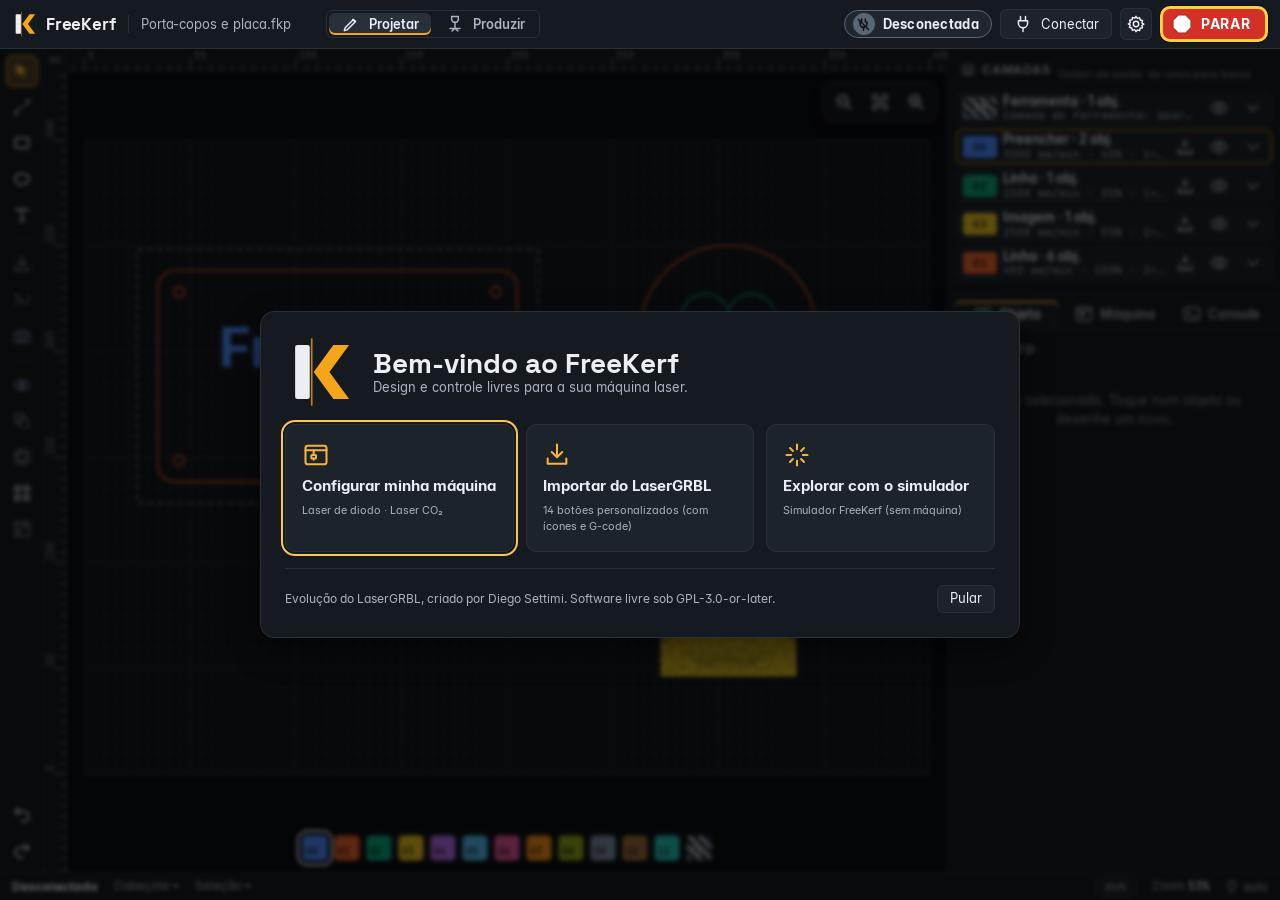
<file: prototypes/app/index.html>
<!doctype html>
<html lang="pt-BR" data-theme="dark" data-density="compact" data-mode="design">
<head>
<meta charset="utf-8">
<meta name="viewport" content="width=device-width, initial-scale=1, viewport-fit=cover">
<meta name="color-scheme" content="dark light">
<title>FreeKerf</title>
<link rel="icon" href="../../brand/icon/favicon.svg" type="image/svg+xml">
<link rel="icon" href="../../brand/icon/favicon.ico" sizes="16x16 32x32 48x48">
<link rel="stylesheet" href="../../assets/fonts/fonts.css">
<link rel="stylesheet" href="../../tokens/fk-tokens.css">
<link rel="stylesheet" href="app.css">
</head>
<body>
<a class="skip" href="#stage">Pular para o canvas</a>

<!-- ============ BARRA SUPERIOR (sempre visível) ============ -->
<header class="topbar" role="banner">
  <div class="brand" aria-label="FreeKerf">
    <svg class="brand-mark" viewBox="0 0 64 64" aria-hidden="true"><rect x="9" y="8" width="13" height="48" rx="2" fill="currentColor"/><path d="M43 8H57L39.5 32 57 56H43L25.5 32Z" fill="var(--fk-color-accent)"/><rect x="23" y="2" width="1.5" height="60" rx=".75" fill="var(--fk-color-accent)" opacity=".75"/></svg>
    <span class="brand-name">Free<b>Kerf</b></span>
  </div>
  <div class="file" title="">
    <span class="file-name" data-i18n="file.name"></span><span class="file-dirty" aria-hidden="true">•</span>
  </div>

  <div class="seg mode-switch" role="tablist" aria-label="Modo">
    <button role="tab" id="modeDesign" data-mode="design" data-icon="pen"><span data-i18n="mode.design"></span></button>
    <button role="tab" id="modeProduce" data-mode="produce" data-icon="laser"><span data-i18n="mode.produce"></span></button>
  </div>

  <div class="top-spacer"></div>

  <button class="state-chip" id="stateChip" data-state="offline" aria-live="polite">
    <span class="state-ico" aria-hidden="true"></span>
    <span class="state-label"></span>
  </button>
  <button class="btn" id="btnConnectTop" data-icon="plug"><span class="lbl" data-i18n="machine.connect"></span></button>
  <button class="icon-btn" id="btnSettings" data-icon="gear" data-i18n-title="settings.title" aria-haspopup="dialog"></button>

  <button class="estop" id="estop" data-i18n-title="estop.hint">
    <svg viewBox="0 0 24 24" aria-hidden="true"><path d="M8.3 2.5h7.4l5.8 5.8v7.4l-5.8 5.8H8.3l-5.8-5.8V8.3z"/></svg>
    <span data-i18n="estop"></span>
  </button>
</header>

<!-- ============ ÁREA PRINCIPAL ============ -->
<div class="main">
  <!-- trilho de ferramentas -->
  <nav class="toolrail" aria-label="Ferramentas" id="toolrail">
    <button class="tool" data-tool="select" data-icon="select" data-i18n-title="tool.select"></button>
    <button class="tool" data-tool="node" data-icon="node" data-i18n-title="tool.node" data-stub="tool.node"></button>
    <button class="tool" data-tool="rect" data-icon="rect" data-i18n-title="tool.rect"></button>
    <button class="tool" data-tool="ellipse" data-icon="ellipse" data-i18n-title="tool.ellipse"></button>
    <button class="tool" data-tool="text" data-icon="text" data-i18n-title="tool.text"></button>
    <hr>
    <button class="tool" data-icon="import" data-i18n-title="tool.import" data-stub="tool.import"></button>
    <button class="tool" data-icon="trace" data-i18n-title="tool.trace" data-stub="tool.trace"></button>
    <button class="tool" data-icon="camera" data-i18n-title="tool.camera" data-stub="tool.camera"></button>
    <hr>
    <button class="tool" data-icon="weld" data-i18n-title="tool.weld" data-stub="tool.weld"></button>
    <button class="tool" data-icon="subtract" data-i18n-title="tool.subtract" data-stub="tool.subtract"></button>
    <button class="tool" data-icon="offset" data-i18n-title="tool.offset" data-stub="tool.offset"></button>
    <button class="tool" data-act="array" data-icon="array" data-i18n-title="tool.array"></button>
    <button class="tool" data-icon="test" data-i18n-title="tool.test" data-stub="tool.test"></button>
    <div class="rail-spacer"></div>
    <button class="tool" data-act="undo" data-icon="undo" data-i18n-title="tool.undo"></button>
    <button class="tool" data-act="redo" data-icon="redo" data-i18n-title="tool.redo"></button>
  </nav>

  <!-- canvas -->
  <section class="stage" id="stage" aria-label="Canvas" tabindex="-1">
    <canvas id="cv" tabindex="0" aria-label="Área de trabalho da máquina. Use as setas para mover a seleção."></canvas>

    <div class="banner" id="banner" hidden role="alert">
      <span class="banner-ico" data-icon="warn"></span>
      <div class="banner-text"><strong id="bannerTitle"></strong><span id="bannerBody"></span></div>
      <div class="banner-actions">
        <button class="btn" id="bannerUnlock" data-icon="unlock"><span data-i18n="machine.unlock"></span></button>
        <button class="btn primary" id="bannerRecover" data-icon="repeat"><span data-i18n="recover.open"></span></button>
      </div>
    </div>

    <div class="readout" id="readout" aria-hidden="true">
      <div class="readout-pct">0%</div>
      <div class="readout-sub"></div>
    </div>

    <div class="canvas-tools" aria-label="Vista">
      <button class="icon-btn toggle" id="btnMulti" data-icon="multi" data-i18n-title="view.multi" aria-pressed="false"></button>
      <button class="icon-btn toggle" id="btnMarquee" data-icon="marquee" data-i18n-title="view.marquee" aria-pressed="false"></button>
      <span class="sep"></span>
      <button class="icon-btn" data-act="zoomOut" data-icon="zoomOut" data-i18n-title="view.zoomOut"></button>
      <button class="icon-btn" data-act="fit" data-icon="fit" data-i18n-title="view.fit"></button>
      <button class="icon-btn" data-act="zoomIn" data-icon="zoomIn" data-i18n-title="view.zoomIn"></button>
    </div>

    <div class="palette" id="palette" role="toolbar" data-i18n-aria="palette.hint"></div>
    <div class="narrow-note" data-i18n="mode.narrowNote"></div>
  </section>

  <!-- trilho de painéis (layout médio: abre drawers) -->
  <nav class="dockrail" id="dockrail" aria-label="Painéis">
    <button class="icon-btn" data-panel="layers" data-icon="layers" data-i18n-title="panel.layers"></button>
    <button class="icon-btn" data-panel="object" data-icon="sliders" data-i18n-title="panel.object"></button>
    <button class="icon-btn" data-panel="machine" data-icon="machine" data-i18n-title="panel.machine"></button>
    <button class="icon-btn" data-panel="console" data-icon="console" data-i18n-title="panel.console"></button>
  </nav>

  <!-- dock / drawer -->
  <aside class="dock" id="dock" aria-label="Painéis">
    <div class="dock-tabs" role="tablist">
      <button role="tab" data-panel="layers" data-icon="layers"><span data-i18n="panel.layers"></span></button>
      <button role="tab" data-panel="object" data-icon="sliders"><span data-i18n="panel.object"></span></button>
      <button role="tab" data-panel="machine" data-icon="machine"><span data-i18n="panel.machine"></span></button>
      <button role="tab" data-panel="console" data-icon="console"><span data-i18n="panel.console"></span></button>
      <button class="icon-btn dock-close" id="dockClose" data-icon="close" data-i18n-title="panel.close"></button>
    </div>

    <!-- Camadas -->
    <section class="panel" data-panel="layers" aria-labelledby="hLayers">
      <header class="panel-h"><h2 id="hLayers" data-icon="layers"><span data-i18n="panel.layers"></span></h2><span class="panel-sub" data-i18n="layers.order"></span></header>
      <div class="layer-list" id="layerList" role="list"></div>
    </section>

    <!-- Objeto -->
    <section class="panel" data-panel="object" aria-labelledby="hObj">
      <header class="panel-h"><h2 id="hObj" data-icon="sliders"><span data-i18n="panel.object"></span></h2><span class="panel-sub" id="objSub"></span></header>
      <div id="inspector" class="inspector"></div>
    </section>

    <!-- Máquina -->
    <section class="panel" data-panel="machine" aria-labelledby="hMac">
      <header class="panel-h"><h2 id="hMac" data-icon="machine"><span data-i18n="panel.machine"></span></h2></header>
      <div class="machine" id="machine">
        <div class="group conn">
          <div class="field-row">
            <label for="port" data-i18n="machine.port"></label>
            <select id="port">
              <option value="sim">Simulador FreeKerf</option>
              <option value="usb">/dev/ttyUSB0 — CH340 · 115200</option>
              <option value="wifi">192.168.0.42 — telnet</option>
            </select>
          </div>
          <button class="btn wide" id="btnConnect" data-icon="plug"><span class="lbl" data-i18n="machine.connect"></span></button>
          <p class="hint" id="connInfo"></p>
        </div>

        <div class="group job">
          <div class="job-head">
            <h3 data-i18n="machine.job"></h3>
            <span class="job-est"><span data-icon="clock"></span><span id="jobEst">—</span></span>
          </div>
          <div class="progress" id="progress" role="progressbar" aria-valuemin="0" aria-valuemax="100" aria-valuenow="0"><div class="bar"></div><span class="pct">0%</span></div>
          <dl class="job-stats">
            <div><dt data-i18n="machine.elapsed"></dt><dd id="jobElapsed">0:00</dd></div>
            <div><dt data-i18n="machine.remaining"></dt><dd id="jobRemain">—</dd></div>
            <div><dt data-i18n="machine.layerNow"></dt><dd id="jobLayer">—</dd></div>
          </dl>
          <p class="hint mono" id="jobLine"></p>
          <div class="job-actions">
            <button class="btn primary big" id="btnStart" data-icon="play"><span data-i18n="machine.start"></span></button>
            <button class="btn big" id="btnPause" data-icon="pause"><span data-i18n="machine.pause"></span></button>
            <button class="btn big danger-outline" id="btnStop" data-icon="stop"><span data-i18n="machine.stop"></span></button>
          </div>
          <button class="btn wide" id="btnFrame" data-icon="frame" data-i18n-title="machine.frameHint"><span data-i18n="machine.frame"></span></button>
        </div>

        <div class="group">
          <div class="field-row">
            <label for="jobOrigin" data-i18n="machine.jobOrigin"></label>
            <select id="jobOrigin">
              <option value="abs" data-i18n="machine.jobOrigin.abs"></option>
              <option value="current" data-i18n="machine.jobOrigin.current"></option>
              <option value="user" data-i18n="machine.jobOrigin.user"></option>
            </select>
          </div>
          <div class="field-row anchor-row" id="anchorRow">
            <label data-i18n="machine.anchor"></label>
            <div class="anchor" id="anchor" role="radiogroup"></div>
          </div>
        </div>

        <div class="group jog">
          <div class="dro" aria-live="off">
            <div><span>X</span><b id="droX">0.00</b></div>
            <div><span>Y</span><b id="droY">0.00</b></div>
          </div>
          <div class="jog-wrap">
            <div class="jogpad" id="jogpad">
              <button data-jog="-1,1" data-icon="upLeft" aria-label="↖"></button>
              <button data-jog="0,1" data-icon="up" data-i18n-title="jog.n"></button>
              <button data-jog="1,1" data-icon="upRight" aria-label="↗"></button>
              <button data-jog="-1,0" data-icon="left" data-i18n-title="jog.w"></button>
              <button data-jog="home" data-icon="home" data-i18n-title="machine.home"></button>
              <button data-jog="1,0" data-icon="right" data-i18n-title="jog.e"></button>
              <button data-jog="-1,-1" data-icon="downLeft" aria-label="↙"></button>
              <button data-jog="0,-1" data-icon="down" data-i18n-title="jog.s"></button>
              <button data-jog="1,-1" data-icon="downRight" aria-label="↘"></button>
            </div>
            <div class="jog-side">
              <label class="mini" data-i18n="machine.step"></label>
              <div class="seg steps" id="steps">
                <button data-step="0.1">0,1</button><button data-step="1">1</button><button data-step="10" class="on">10</button><button data-step="50">50</button>
              </div>
              <label class="check"><input type="checkbox" id="jogCont"><span data-i18n="machine.continuous"></span></label>
              <div class="mach-btns">
                <button class="btn" id="btnUnlock" data-icon="unlock"><span data-i18n="machine.unlock"></span></button>
                <button class="btn" id="btnSetOrigin" data-icon="origin"><span data-i18n="machine.setOrigin"></span></button>
              </div>
            </div>
          </div>
          <p class="hint" id="jogNote" data-i18n="machine.notConnected"></p>
        </div>

        <div class="group">
          <h3 data-i18n="machine.custom"></h3>
          <div class="custom-btns" id="customBtns">
            <button class="btn" data-gcode="M3 S10" data-icon="target"><span data-i18n="machine.btn.focus"></span></button>
            <button class="btn" data-gcode="M8" data-icon="air"><span data-i18n="machine.btn.air"></span></button>
            <button class="btn" data-gcode="G0 X200 Y150" data-icon="origin"><span data-i18n="machine.btn.center"></span></button>
            <button class="btn ghost" data-stub="machine.addButton" data-icon="plus"><span data-i18n="machine.addButton"></span></button>
          </div>
        </div>

        <details class="group sim">
          <summary data-i18n="machine.simulate"></summary>
          <div class="field-row">
            <label for="simSpeed" data-i18n="machine.simSpeed"></label>
            <select id="simSpeed"><option value="1">1×</option><option value="5">5×</option><option value="20" selected>20×</option><option value="60">60×</option></select>
          </div>
          <div class="mach-btns">
            <button class="btn" id="simAlarm" data-icon="warn"><span data-i18n="machine.simAlarm"></span></button>
            <button class="btn" id="simDisc" data-icon="plugOff"><span data-i18n="machine.simDisconnect"></span></button>
          </div>
        </details>
      </div>
    </section>

    <!-- Console -->
    <section class="panel" data-panel="console" aria-labelledby="hCon">
      <header class="panel-h"><h2 id="hCon" data-icon="console"><span data-i18n="panel.console"></span></h2>
        <label class="check small"><input type="checkbox" id="hideStatus" checked><span data-i18n="console.hideStatus"></span></label></header>
      <div class="console" id="console" role="log" aria-live="polite"></div>
      <form class="console-in" id="consoleForm">
        <input id="consoleInput" class="mono" autocomplete="off" spellcheck="false" data-i18n-ph="console.placeholder">
        <button class="btn" data-icon="right"><span data-i18n="console.send"></span></button>
      </form>
    </section>
  </aside>
</div>

<!-- ============ BARRA DE STATUS ============ -->
<footer class="statusbar">
  <span class="sb-state" id="sbState"></span>
  <span class="sb-item"><span data-i18n="status.head"></span> <b class="mono" id="sbHead">—</b></span>
  <span class="sb-item hide-narrow"><span data-i18n="status.sel"></span> <b class="mono" id="sbSel">—</b></span>
  <span class="sb-item sb-progress" id="sbProgress"></span>
  <span class="sb-spacer"></span>
  <button class="sb-btn" id="sbUnits">mm</button>
  <span class="sb-item hide-narrow"><span data-i18n="status.zoom"></span> <b class="mono" id="sbZoom">100%</b></span>
  <span class="sb-item hide-narrow sb-input" id="sbInput"></span>
</footer>

<!-- ============ BARRA INFERIOR (celular / retrato) ============ -->
<div class="bottombar" id="bottombar">
  <button class="btn primary big" data-proxy="btnStart" data-icon="play"><span data-i18n="machine.start"></span></button>
  <button class="btn big" data-proxy="btnPause" data-icon="pause"><span data-i18n="machine.pause"></span></button>
  <button class="btn big" data-proxy="btnFrame" data-icon="frame"><span data-i18n="machine.frame"></span></button>
</div>

<div class="scrim" id="scrim" hidden></div>

<!-- ============ DIÁLOGOS ============ -->
<dialog class="dlg settings" id="dlgSettings" aria-labelledby="hSettings">
  <header><h2 id="hSettings" data-i18n="settings.title"></h2><button class="icon-btn" data-close data-icon="close" data-i18n-title="common.close"></button></header>
  <div class="dlg-body form-grid">
    <label data-i18n="settings.theme"></label>
    <div class="seg" id="setTheme"><button data-v="dark" data-icon="moon"><span data-i18n="theme.dark"></span></button><button data-v="light" data-icon="sun"><span data-i18n="theme.light"></span></button></div>
    <label data-i18n="settings.contrast"></label>
    <label class="switch"><input type="checkbox" id="setContrast"><span></span></label>
    <label data-i18n="settings.density"></label>
    <div class="seg wrap" id="setDensity"><button data-v="auto"><span data-i18n="density.auto"></span></button><button data-v="compact" data-icon="mouse"><span data-i18n="density.compact"></span></button><button data-v="comfortable" data-icon="touch"><span data-i18n="density.comfortable"></span></button></div>
    <label data-i18n="settings.lang"></label>
    <div class="seg" id="setLang"><button data-v="pt-BR">Português (BR)</button><button data-v="de">Deutsch</button></div>
    <label data-i18n="settings.units"></label>
    <div class="seg" id="setUnits"><button data-v="mm">mm</button><button data-v="in" data-i18n="units.in"></button></div>
  </div>
  <footer>
    <button class="btn" id="btnShortcuts" data-icon="info"><span data-i18n="settings.shortcuts"></span></button>
    <button class="btn" id="btnWelcomeAgain" data-icon="sparkle"><span data-i18n="settings.welcome"></span></button>
  </footer>
</dialog>

<dialog class="dlg" id="dlgShortcuts" aria-labelledby="hShort">
  <header><h2 id="hShort" data-i18n="shortcuts.title"></h2><button class="icon-btn" data-close data-icon="close" data-i18n-title="common.close"></button></header>
  <div class="dlg-body"><table class="kbd-table" id="kbdTable"></table></div>
</dialog>

<dialog class="dlg preflight" id="dlgPreflight" aria-labelledby="hPre">
  <header><h2 id="hPre" data-icon="laser"><span data-i18n="preflight.title"></span></h2></header>
  <div class="dlg-body">
    <p class="pre-sum mono" id="preSum"></p>
    <ul class="checklist">
      <li><label class="check"><input type="checkbox"><span data-i18n="preflight.c1"></span></label></li>
      <li><label class="check"><input type="checkbox"><span data-i18n="preflight.c2"></span></label></li>
      <li><label class="check"><input type="checkbox"><span data-i18n="preflight.c3"></span></label></li>
      <li><label class="check"><input type="checkbox"><span data-i18n="preflight.c4"></span></label></li>
    </ul>
    <p class="hint" data-i18n="preflight.note"></p>
  </div>
  <footer>
    <button class="btn" data-close data-i18n="preflight.cancel"></button>
    <button class="btn primary big" id="btnFire" data-icon="laser"><span id="fireLbl"></span></button>
  </footer>
</dialog>

<dialog class="dlg" id="dlgRecover" aria-labelledby="hRec">
  <header><h2 id="hRec" data-icon="repeat"><span data-i18n="recover.title"></span></h2><button class="icon-btn" data-close data-icon="close" data-i18n-title="common.close"></button></header>
  <div class="dlg-body">
    <p class="hint"><b data-i18n="recover.cause"></b>: <span id="recCause"></span></p>
    <div class="radios" id="recOpts"></div>
    <label class="check"><input type="checkbox" id="recHoming"><span data-i18n="recover.homing"></span></label>
    <label class="check"><input type="checkbox" id="recWco" checked><span id="recWcoLbl"></span></label>
  </div>
  <footer>
    <button class="btn" data-close data-i18n="recover.dismiss"></button>
    <button class="btn primary" id="btnRecoverGo" data-icon="play"><span data-i18n="recover.go"></span></button>
  </footer>
</dialog>

<dialog class="dlg welcome" id="dlgWelcome" aria-labelledby="hWel">
  <div class="wel-steps" id="welSteps"></div>
</dialog>

<div class="ctxmenu" id="ctxmenu" role="menu" hidden></div>
<div class="toasts" id="toasts" aria-live="polite"></div>

<script src="i18n.js"></script>
<script src="icons.js"></script>
<script src="app.js"></script>
</body>
</html>
</file>
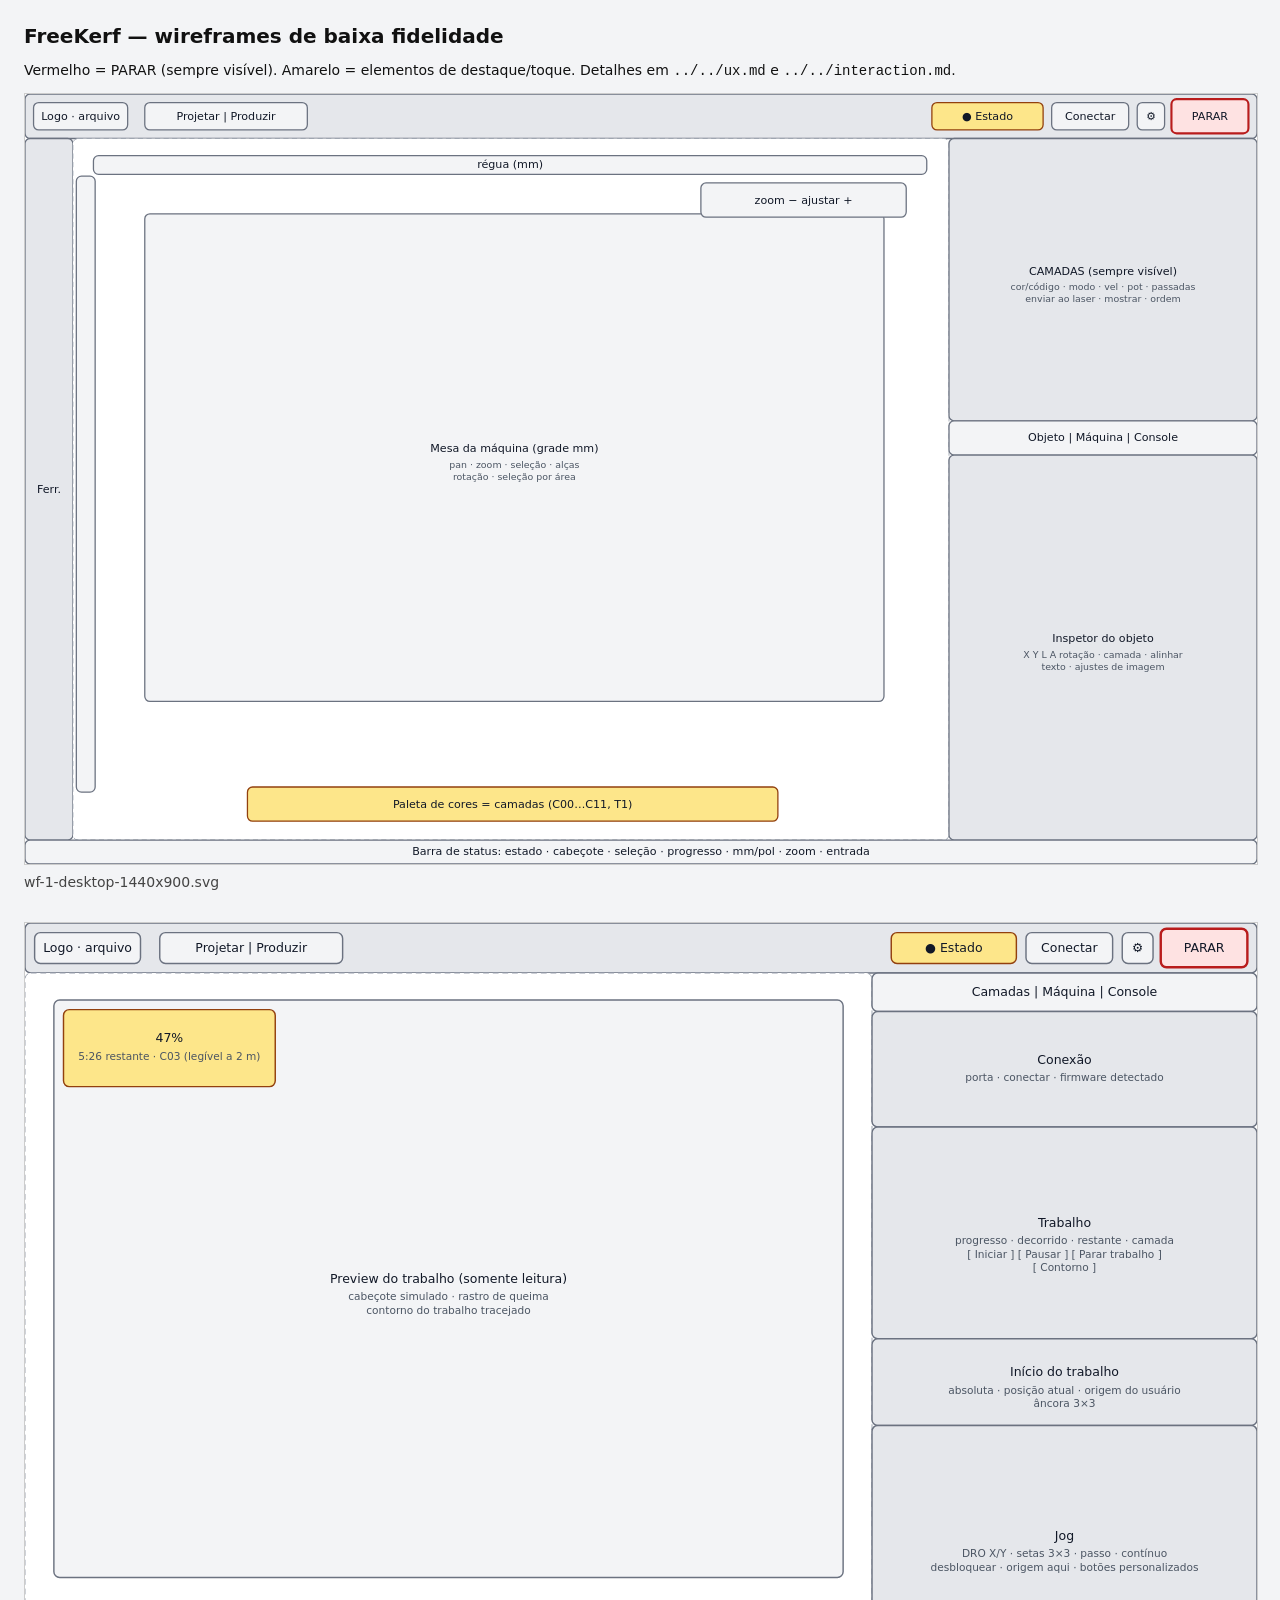
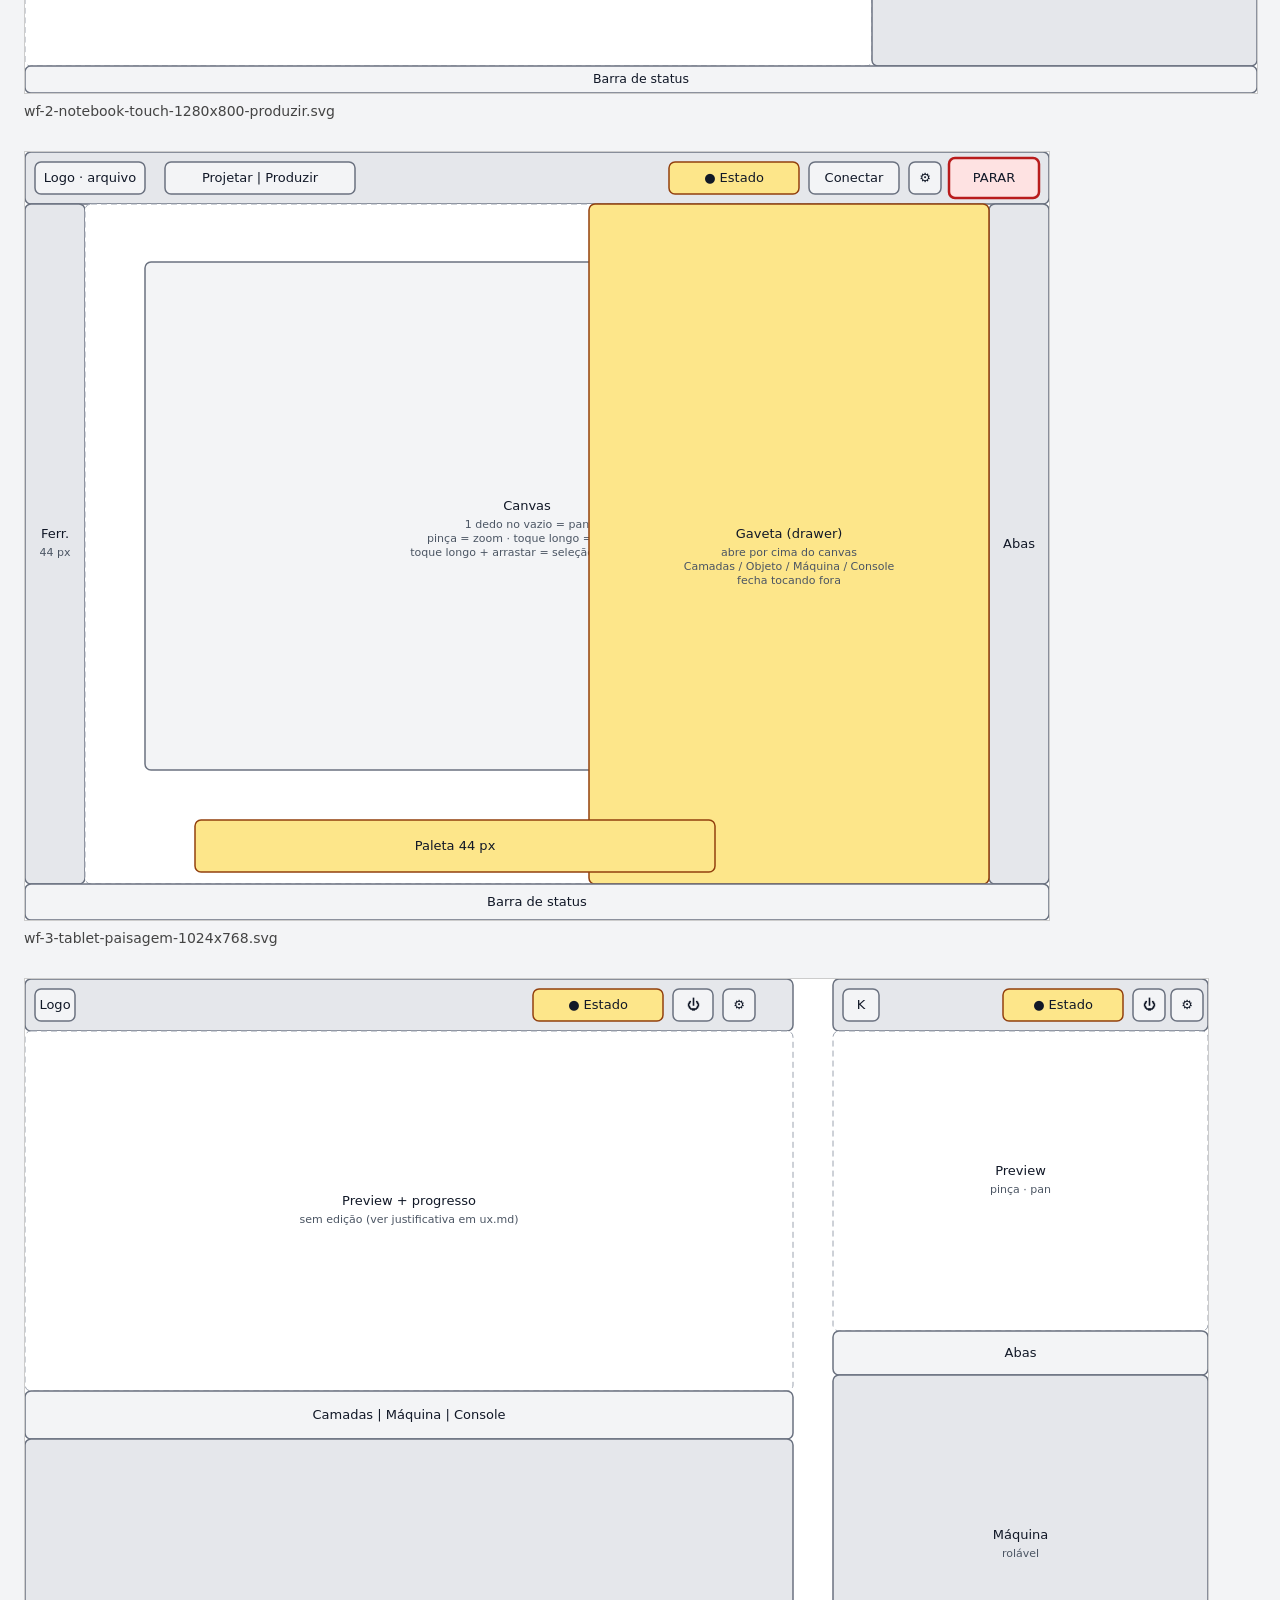
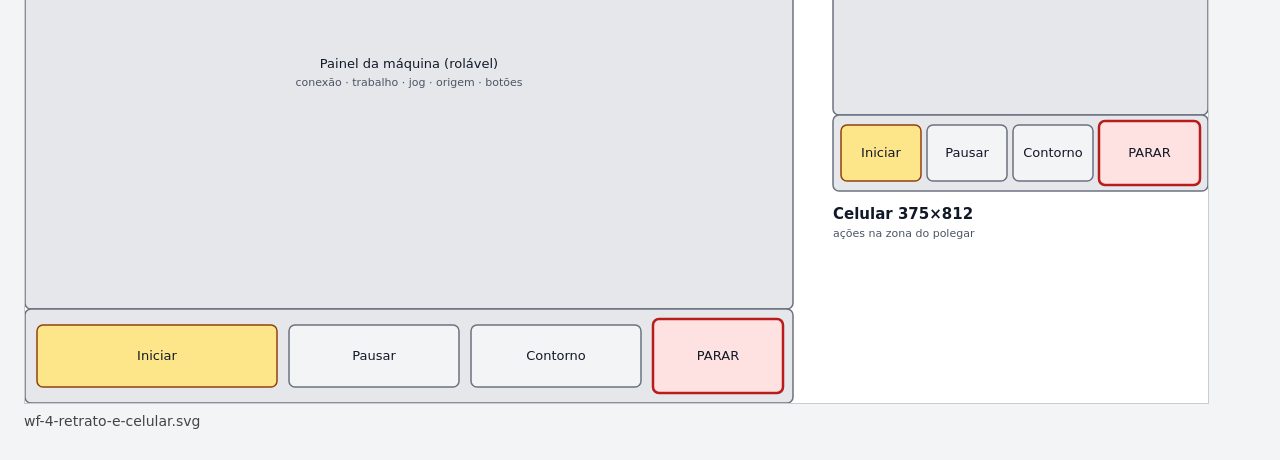
<file: prototypes/wireframes/index.html>
<!doctype html><html lang="pt-BR"><meta charset="utf-8"><title>FreeKerf — wireframes</title><link rel="icon" href="../../brand/icon/favicon.svg"><style>body{font:14px Inter,system-ui,sans-serif;margin:24px;background:#F3F4F6;color:#111}h1{font-size:20px}figure{margin:0 0 32px}img{max-width:100%;height:auto;border:1px solid #ccc;background:#fff}figcaption{margin:6px 0;color:#444}</style><h1>FreeKerf — wireframes de baixa fidelidade</h1><p>Vermelho = PARAR (sempre visível). Amarelo = elementos de destaque/toque. Detalhes em <code>../../ux.md</code> e <code>../../interaction.md</code>.</p><figure><img src="wf-1-desktop-1440x900.svg" alt=""><figcaption>wf-1-desktop-1440x900.svg</figcaption></figure><figure><img src="wf-2-notebook-touch-1280x800-produzir.svg" alt=""><figcaption>wf-2-notebook-touch-1280x800-produzir.svg</figcaption></figure><figure><img src="wf-3-tablet-paisagem-1024x768.svg" alt=""><figcaption>wf-3-tablet-paisagem-1024x768.svg</figcaption></figure><figure><img src="wf-4-retrato-e-celular.svg" alt=""><figcaption>wf-4-retrato-e-celular.svg</figcaption></figure>
</file>
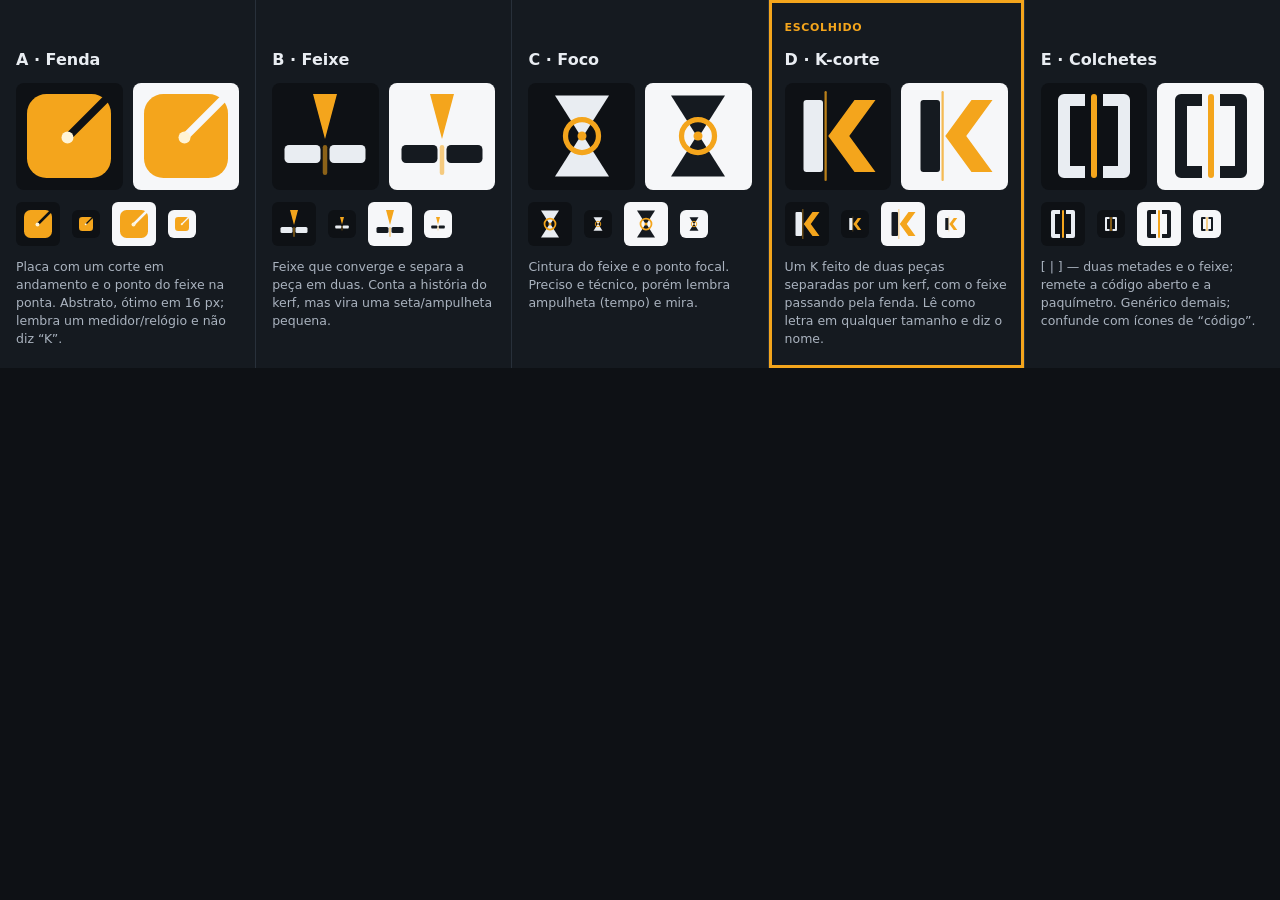
<file: brand/concepts/concepts.html>
<!doctype html>
<html lang="pt-BR"><head><meta charset="utf-8"><title>FreeKerf — conceitos de logo</title>
<link rel="icon" href="../icon/favicon.svg">
<style>
body{margin:0;font:14px/1.45 Inter,system-ui,sans-serif;background:#0E1115;color:#E9EDF2}
.grid{display:grid;grid-template-columns:repeat(5,1fr);gap:1px;background:#28303A}
.c{background:#151A20;padding:20px 16px;display:flex;flex-direction:column;gap:12px}
.c.chosen{outline:3px solid #F4A51C;outline-offset:-3px}
.big{display:flex;gap:10px}
.big div{flex:1;aspect-ratio:1;display:flex;align-items:center;justify-content:center;border-radius:8px}
.d{background:#0E1115;color:#E9EDF2}.l{background:#F6F7F9;color:#151A20}
.sm{display:flex;gap:12px;align-items:center}
.sm span{display:inline-flex;padding:6px;border-radius:6px}
h3{margin:0;font-size:16px}p{margin:0;font-size:12.5px;color:#AAB3BF}
.tag{font-size:11px;font-weight:700;letter-spacing:.06em;color:#F4A51C;text-transform:uppercase}
svg{display:block}
</style></head><body><div class="grid">
<div class="c "><span class="tag" style="opacity:0">-</span><h3>A · Fenda</h3>
<div class="big"><div class="d"><svg width="96" height="96" xmlns="http://www.w3.org/2000/svg" viewBox="0 0 64 64" role="img" aria-label="FreeKerf — conceito A: Fenda">
  <defs>
    <mask id="cut-a1"><rect width="64" height="64" fill="#fff"/><path d="M62 2 L31 33" stroke="#000" stroke-width="5" stroke-linecap="round"/></mask>
  </defs>
  <rect x="4" y="4" width="56" height="56" rx="13" fill="#F4A51C" mask="url(#cut-a1)"/>
  <circle cx="31" cy="33" r="4" fill="#FFF4D6"/>
</svg></div><div class="l"><svg width="96" height="96" xmlns="http://www.w3.org/2000/svg" viewBox="0 0 64 64" role="img" aria-label="FreeKerf — conceito A: Fenda">
  <defs>
    <mask id="cut-a2"><rect width="64" height="64" fill="#fff"/><path d="M62 2 L31 33" stroke="#000" stroke-width="5" stroke-linecap="round"/></mask>
  </defs>
  <rect x="4" y="4" width="56" height="56" rx="13" fill="#F4A51C" mask="url(#cut-a2)"/>
  <circle cx="31" cy="33" r="4" fill="#FFF4D6"/>
</svg></div></div>
<div class="sm"><span class="d"><svg width="32" height="32" xmlns="http://www.w3.org/2000/svg" viewBox="0 0 64 64" role="img" aria-label="FreeKerf — conceito A: Fenda">
  <defs>
    <mask id="cut-a3"><rect width="64" height="64" fill="#fff"/><path d="M62 2 L31 33" stroke="#000" stroke-width="5" stroke-linecap="round"/></mask>
  </defs>
  <rect x="4" y="4" width="56" height="56" rx="13" fill="#F4A51C" mask="url(#cut-a3)"/>
  <circle cx="31" cy="33" r="4" fill="#FFF4D6"/>
</svg></span><span class="d"><svg width="16" height="16" xmlns="http://www.w3.org/2000/svg" viewBox="0 0 64 64" role="img" aria-label="FreeKerf — conceito A: Fenda">
  <defs>
    <mask id="cut-a4"><rect width="64" height="64" fill="#fff"/><path d="M62 2 L31 33" stroke="#000" stroke-width="5" stroke-linecap="round"/></mask>
  </defs>
  <rect x="4" y="4" width="56" height="56" rx="13" fill="#F4A51C" mask="url(#cut-a4)"/>
  <circle cx="31" cy="33" r="4" fill="#FFF4D6"/>
</svg></span><span class="l"><svg width="32" height="32" xmlns="http://www.w3.org/2000/svg" viewBox="0 0 64 64" role="img" aria-label="FreeKerf — conceito A: Fenda">
  <defs>
    <mask id="cut-a5"><rect width="64" height="64" fill="#fff"/><path d="M62 2 L31 33" stroke="#000" stroke-width="5" stroke-linecap="round"/></mask>
  </defs>
  <rect x="4" y="4" width="56" height="56" rx="13" fill="#F4A51C" mask="url(#cut-a5)"/>
  <circle cx="31" cy="33" r="4" fill="#FFF4D6"/>
</svg></span><span class="l"><svg width="16" height="16" xmlns="http://www.w3.org/2000/svg" viewBox="0 0 64 64" role="img" aria-label="FreeKerf — conceito A: Fenda">
  <defs>
    <mask id="cut-a6"><rect width="64" height="64" fill="#fff"/><path d="M62 2 L31 33" stroke="#000" stroke-width="5" stroke-linecap="round"/></mask>
  </defs>
  <rect x="4" y="4" width="56" height="56" rx="13" fill="#F4A51C" mask="url(#cut-a6)"/>
  <circle cx="31" cy="33" r="4" fill="#FFF4D6"/>
</svg></span></div><p>Placa com um corte em andamento e o ponto do feixe na ponta. Abstrato, ótimo em 16 px; lembra um medidor/relógio e não diz “K”.</p></div>
<div class="c "><span class="tag" style="opacity:0">-</span><h3>B · Feixe</h3>
<div class="big"><div class="d"><svg width="96" height="96" xmlns="http://www.w3.org/2000/svg" viewBox="0 0 64 64" role="img" aria-label="FreeKerf — conceito B: Feixe">
  <path d="M24 4 H40 L32 34 Z" fill="#F4A51C"/>
  <rect x="5" y="38" width="24" height="12" rx="3" fill="currentColor"/>
  <rect x="35" y="38" width="24" height="12" rx="3" fill="currentColor"/>
  <rect x="30.5" y="38" width="3" height="20" rx="1.5" fill="#F4A51C" opacity=".55"/>
</svg></div><div class="l"><svg width="96" height="96" xmlns="http://www.w3.org/2000/svg" viewBox="0 0 64 64" role="img" aria-label="FreeKerf — conceito B: Feixe">
  <path d="M24 4 H40 L32 34 Z" fill="#F4A51C"/>
  <rect x="5" y="38" width="24" height="12" rx="3" fill="currentColor"/>
  <rect x="35" y="38" width="24" height="12" rx="3" fill="currentColor"/>
  <rect x="30.5" y="38" width="3" height="20" rx="1.5" fill="#F4A51C" opacity=".55"/>
</svg></div></div>
<div class="sm"><span class="d"><svg width="32" height="32" xmlns="http://www.w3.org/2000/svg" viewBox="0 0 64 64" role="img" aria-label="FreeKerf — conceito B: Feixe">
  <path d="M24 4 H40 L32 34 Z" fill="#F4A51C"/>
  <rect x="5" y="38" width="24" height="12" rx="3" fill="currentColor"/>
  <rect x="35" y="38" width="24" height="12" rx="3" fill="currentColor"/>
  <rect x="30.5" y="38" width="3" height="20" rx="1.5" fill="#F4A51C" opacity=".55"/>
</svg></span><span class="d"><svg width="16" height="16" xmlns="http://www.w3.org/2000/svg" viewBox="0 0 64 64" role="img" aria-label="FreeKerf — conceito B: Feixe">
  <path d="M24 4 H40 L32 34 Z" fill="#F4A51C"/>
  <rect x="5" y="38" width="24" height="12" rx="3" fill="currentColor"/>
  <rect x="35" y="38" width="24" height="12" rx="3" fill="currentColor"/>
  <rect x="30.5" y="38" width="3" height="20" rx="1.5" fill="#F4A51C" opacity=".55"/>
</svg></span><span class="l"><svg width="32" height="32" xmlns="http://www.w3.org/2000/svg" viewBox="0 0 64 64" role="img" aria-label="FreeKerf — conceito B: Feixe">
  <path d="M24 4 H40 L32 34 Z" fill="#F4A51C"/>
  <rect x="5" y="38" width="24" height="12" rx="3" fill="currentColor"/>
  <rect x="35" y="38" width="24" height="12" rx="3" fill="currentColor"/>
  <rect x="30.5" y="38" width="3" height="20" rx="1.5" fill="#F4A51C" opacity=".55"/>
</svg></span><span class="l"><svg width="16" height="16" xmlns="http://www.w3.org/2000/svg" viewBox="0 0 64 64" role="img" aria-label="FreeKerf — conceito B: Feixe">
  <path d="M24 4 H40 L32 34 Z" fill="#F4A51C"/>
  <rect x="5" y="38" width="24" height="12" rx="3" fill="currentColor"/>
  <rect x="35" y="38" width="24" height="12" rx="3" fill="currentColor"/>
  <rect x="30.5" y="38" width="3" height="20" rx="1.5" fill="#F4A51C" opacity=".55"/>
</svg></span></div><p>Feixe que converge e separa a peça em duas. Conta a história do kerf, mas vira uma seta/ampulheta pequena.</p></div>
<div class="c "><span class="tag" style="opacity:0">-</span><h3>C · Foco</h3>
<div class="big"><div class="d"><svg width="96" height="96" xmlns="http://www.w3.org/2000/svg" viewBox="0 0 64 64" role="img" aria-label="FreeKerf — conceito C: Foco">
  <path d="M14 5 H50 L33.5 31 H30.5 Z" fill="currentColor"/>
  <path d="M14 59 H50 L33.5 33 H30.5 Z" fill="currentColor"/>
  <circle cx="32" cy="32" r="11" fill="none" stroke="#F4A51C" stroke-width="3.5"/>
  <circle cx="32" cy="32" r="3" fill="#F4A51C"/>
</svg></div><div class="l"><svg width="96" height="96" xmlns="http://www.w3.org/2000/svg" viewBox="0 0 64 64" role="img" aria-label="FreeKerf — conceito C: Foco">
  <path d="M14 5 H50 L33.5 31 H30.5 Z" fill="currentColor"/>
  <path d="M14 59 H50 L33.5 33 H30.5 Z" fill="currentColor"/>
  <circle cx="32" cy="32" r="11" fill="none" stroke="#F4A51C" stroke-width="3.5"/>
  <circle cx="32" cy="32" r="3" fill="#F4A51C"/>
</svg></div></div>
<div class="sm"><span class="d"><svg width="32" height="32" xmlns="http://www.w3.org/2000/svg" viewBox="0 0 64 64" role="img" aria-label="FreeKerf — conceito C: Foco">
  <path d="M14 5 H50 L33.5 31 H30.5 Z" fill="currentColor"/>
  <path d="M14 59 H50 L33.5 33 H30.5 Z" fill="currentColor"/>
  <circle cx="32" cy="32" r="11" fill="none" stroke="#F4A51C" stroke-width="3.5"/>
  <circle cx="32" cy="32" r="3" fill="#F4A51C"/>
</svg></span><span class="d"><svg width="16" height="16" xmlns="http://www.w3.org/2000/svg" viewBox="0 0 64 64" role="img" aria-label="FreeKerf — conceito C: Foco">
  <path d="M14 5 H50 L33.5 31 H30.5 Z" fill="currentColor"/>
  <path d="M14 59 H50 L33.5 33 H30.5 Z" fill="currentColor"/>
  <circle cx="32" cy="32" r="11" fill="none" stroke="#F4A51C" stroke-width="3.5"/>
  <circle cx="32" cy="32" r="3" fill="#F4A51C"/>
</svg></span><span class="l"><svg width="32" height="32" xmlns="http://www.w3.org/2000/svg" viewBox="0 0 64 64" role="img" aria-label="FreeKerf — conceito C: Foco">
  <path d="M14 5 H50 L33.5 31 H30.5 Z" fill="currentColor"/>
  <path d="M14 59 H50 L33.5 33 H30.5 Z" fill="currentColor"/>
  <circle cx="32" cy="32" r="11" fill="none" stroke="#F4A51C" stroke-width="3.5"/>
  <circle cx="32" cy="32" r="3" fill="#F4A51C"/>
</svg></span><span class="l"><svg width="16" height="16" xmlns="http://www.w3.org/2000/svg" viewBox="0 0 64 64" role="img" aria-label="FreeKerf — conceito C: Foco">
  <path d="M14 5 H50 L33.5 31 H30.5 Z" fill="currentColor"/>
  <path d="M14 59 H50 L33.5 33 H30.5 Z" fill="currentColor"/>
  <circle cx="32" cy="32" r="11" fill="none" stroke="#F4A51C" stroke-width="3.5"/>
  <circle cx="32" cy="32" r="3" fill="#F4A51C"/>
</svg></span></div><p>Cintura do feixe e o ponto focal. Preciso e técnico, porém lembra ampulheta (tempo) e mira.</p></div>
<div class="c chosen"><span class="tag">Escolhido</span><h3>D · K-corte</h3>
<div class="big"><div class="d"><svg width="96" height="96" xmlns="http://www.w3.org/2000/svg" viewBox="0 0 64 64" role="img" aria-label="FreeKerf — conceito D: K-corte">
  <rect x="9" y="8" width="13" height="48" rx="2" fill="currentColor"/>
  <path d="M43 8H57L39.5 32 57 56H43L25.5 32Z" fill="#F4A51C"/>
  <rect x="23" y="2" width="1.5" height="60" rx=".75" fill="#F4A51C" opacity=".75"/>
</svg></div><div class="l"><svg width="96" height="96" xmlns="http://www.w3.org/2000/svg" viewBox="0 0 64 64" role="img" aria-label="FreeKerf — conceito D: K-corte">
  <rect x="9" y="8" width="13" height="48" rx="2" fill="currentColor"/>
  <path d="M43 8H57L39.5 32 57 56H43L25.5 32Z" fill="#F4A51C"/>
  <rect x="23" y="2" width="1.5" height="60" rx=".75" fill="#F4A51C" opacity=".75"/>
</svg></div></div>
<div class="sm"><span class="d"><svg width="32" height="32" xmlns="http://www.w3.org/2000/svg" viewBox="0 0 64 64" role="img" aria-label="FreeKerf — conceito D: K-corte">
  <rect x="9" y="8" width="13" height="48" rx="2" fill="currentColor"/>
  <path d="M43 8H57L39.5 32 57 56H43L25.5 32Z" fill="#F4A51C"/>
  <rect x="23" y="2" width="1.5" height="60" rx=".75" fill="#F4A51C" opacity=".75"/>
</svg></span><span class="d"><svg width="16" height="16" xmlns="http://www.w3.org/2000/svg" viewBox="0 0 64 64" role="img" aria-label="FreeKerf — conceito D: K-corte">
  <rect x="9" y="8" width="13" height="48" rx="2" fill="currentColor"/>
  <path d="M43 8H57L39.5 32 57 56H43L25.5 32Z" fill="#F4A51C"/>
  <rect x="23" y="2" width="1.5" height="60" rx=".75" fill="#F4A51C" opacity=".75"/>
</svg></span><span class="l"><svg width="32" height="32" xmlns="http://www.w3.org/2000/svg" viewBox="0 0 64 64" role="img" aria-label="FreeKerf — conceito D: K-corte">
  <rect x="9" y="8" width="13" height="48" rx="2" fill="currentColor"/>
  <path d="M43 8H57L39.5 32 57 56H43L25.5 32Z" fill="#F4A51C"/>
  <rect x="23" y="2" width="1.5" height="60" rx=".75" fill="#F4A51C" opacity=".75"/>
</svg></span><span class="l"><svg width="16" height="16" xmlns="http://www.w3.org/2000/svg" viewBox="0 0 64 64" role="img" aria-label="FreeKerf — conceito D: K-corte">
  <rect x="9" y="8" width="13" height="48" rx="2" fill="currentColor"/>
  <path d="M43 8H57L39.5 32 57 56H43L25.5 32Z" fill="#F4A51C"/>
  <rect x="23" y="2" width="1.5" height="60" rx=".75" fill="#F4A51C" opacity=".75"/>
</svg></span></div><p>Um K feito de duas peças separadas por um kerf, com o feixe passando pela fenda. Lê como letra em qualquer tamanho e diz o nome.</p></div>
<div class="c "><span class="tag" style="opacity:0">-</span><h3>E · Colchetes</h3>
<div class="big"><div class="d"><svg width="96" height="96" xmlns="http://www.w3.org/2000/svg" viewBox="0 0 64 64" role="img" aria-label="FreeKerf — conceito E: Colchetes">
  <path d="M26 8 H12 V56 H26" fill="none" stroke="currentColor" stroke-width="8" stroke-linejoin="round"/>
  <path d="M38 8 H52 V56 H38" fill="none" stroke="currentColor" stroke-width="8" stroke-linejoin="round"/>
  <rect x="30" y="4" width="4" height="56" rx="2" fill="#F4A51C"/>
</svg></div><div class="l"><svg width="96" height="96" xmlns="http://www.w3.org/2000/svg" viewBox="0 0 64 64" role="img" aria-label="FreeKerf — conceito E: Colchetes">
  <path d="M26 8 H12 V56 H26" fill="none" stroke="currentColor" stroke-width="8" stroke-linejoin="round"/>
  <path d="M38 8 H52 V56 H38" fill="none" stroke="currentColor" stroke-width="8" stroke-linejoin="round"/>
  <rect x="30" y="4" width="4" height="56" rx="2" fill="#F4A51C"/>
</svg></div></div>
<div class="sm"><span class="d"><svg width="32" height="32" xmlns="http://www.w3.org/2000/svg" viewBox="0 0 64 64" role="img" aria-label="FreeKerf — conceito E: Colchetes">
  <path d="M26 8 H12 V56 H26" fill="none" stroke="currentColor" stroke-width="8" stroke-linejoin="round"/>
  <path d="M38 8 H52 V56 H38" fill="none" stroke="currentColor" stroke-width="8" stroke-linejoin="round"/>
  <rect x="30" y="4" width="4" height="56" rx="2" fill="#F4A51C"/>
</svg></span><span class="d"><svg width="16" height="16" xmlns="http://www.w3.org/2000/svg" viewBox="0 0 64 64" role="img" aria-label="FreeKerf — conceito E: Colchetes">
  <path d="M26 8 H12 V56 H26" fill="none" stroke="currentColor" stroke-width="8" stroke-linejoin="round"/>
  <path d="M38 8 H52 V56 H38" fill="none" stroke="currentColor" stroke-width="8" stroke-linejoin="round"/>
  <rect x="30" y="4" width="4" height="56" rx="2" fill="#F4A51C"/>
</svg></span><span class="l"><svg width="32" height="32" xmlns="http://www.w3.org/2000/svg" viewBox="0 0 64 64" role="img" aria-label="FreeKerf — conceito E: Colchetes">
  <path d="M26 8 H12 V56 H26" fill="none" stroke="currentColor" stroke-width="8" stroke-linejoin="round"/>
  <path d="M38 8 H52 V56 H38" fill="none" stroke="currentColor" stroke-width="8" stroke-linejoin="round"/>
  <rect x="30" y="4" width="4" height="56" rx="2" fill="#F4A51C"/>
</svg></span><span class="l"><svg width="16" height="16" xmlns="http://www.w3.org/2000/svg" viewBox="0 0 64 64" role="img" aria-label="FreeKerf — conceito E: Colchetes">
  <path d="M26 8 H12 V56 H26" fill="none" stroke="currentColor" stroke-width="8" stroke-linejoin="round"/>
  <path d="M38 8 H52 V56 H38" fill="none" stroke="currentColor" stroke-width="8" stroke-linejoin="round"/>
  <rect x="30" y="4" width="4" height="56" rx="2" fill="#F4A51C"/>
</svg></span></div><p>[ | ] — duas metades e o feixe; remete a código aberto e a paquímetro. Genérico demais; confunde com ícones de “código”.</p></div>
</div>
</body></html>
</file>
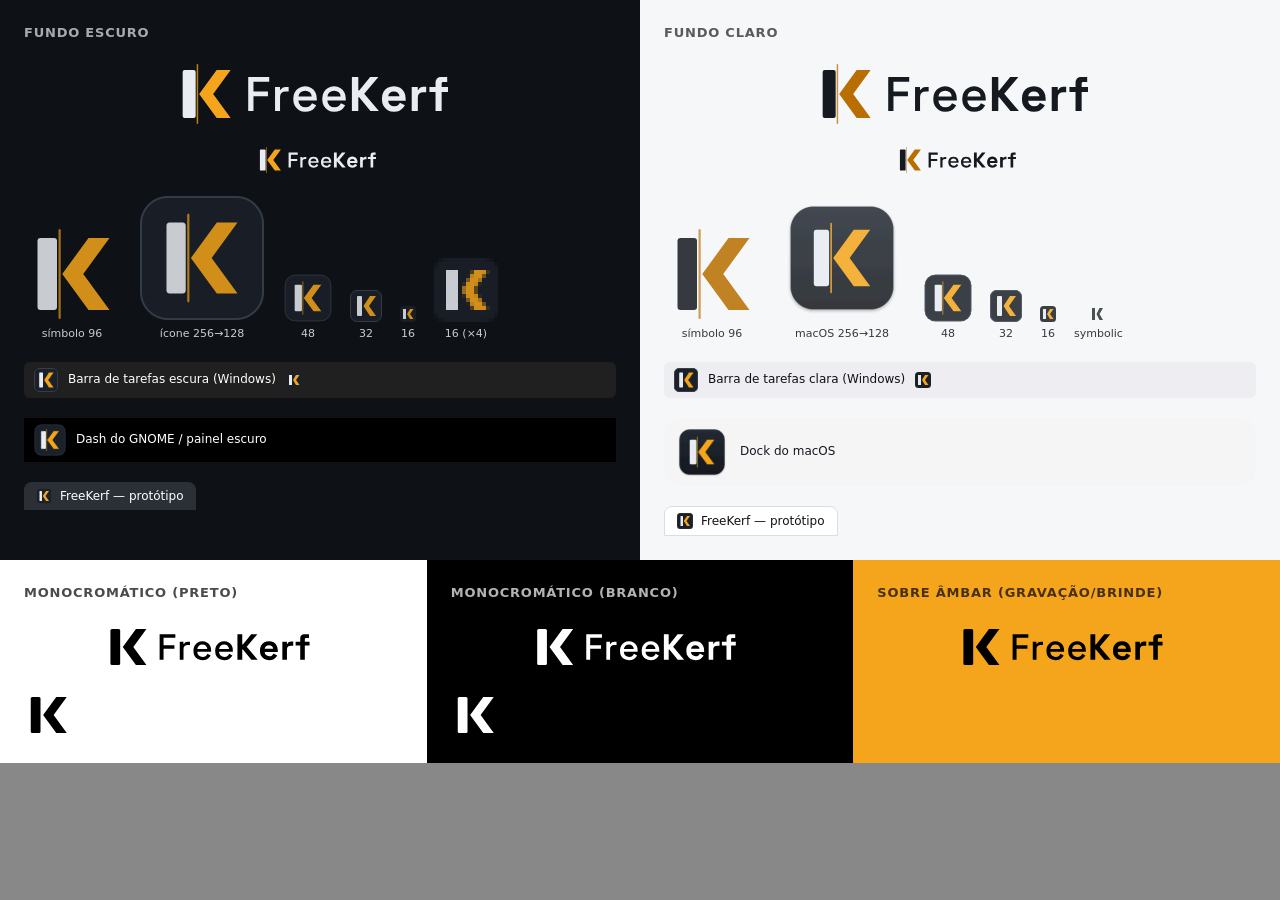
<file: brand/tests/brand-test.html>
<!doctype html>
<html lang="pt-BR"><head><meta charset="utf-8"><title>FreeKerf — teste de logo e ícone</title>
<link rel="icon" href="../icon/favicon.svg">
<style>
body{margin:0;font:14px/1.4 Inter,system-ui,sans-serif;background:#888}
.row{display:flex;gap:0}
.pane{flex:1;padding:24px;display:flex;flex-direction:column;gap:20px}
.dark{background:#0E1115;color:#E9EDF2}.light{background:#F6F7F9;color:#151A20}
h2{margin:0;font-size:13px;letter-spacing:.06em;text-transform:uppercase;opacity:.7}
.sizes{display:flex;align-items:flex-end;gap:18px}
.sizes figure{margin:0;text-align:center;font-size:11px;opacity:.85}
.sizes img{display:block;margin:0 auto 4px;image-rendering:auto}
.bar{display:flex;align-items:center;gap:10px;padding:6px 10px;border-radius:6px}
.bar span{font-size:12px}
.win{background:#202020;color:#fff}.winl{background:#EEEEF2;color:#111}
.gnome{background:#000;color:#fff;border-radius:0}.mac{background:rgba(245,245,247,.9);border-radius:16px}
.tab{display:inline-flex;align-items:center;gap:8px;padding:6px 12px;border-radius:8px 8px 0 0;font-size:12px}
</style></head><body>
<div class="row">
 <section class="pane dark">
  <h2>Fundo escuro</h2>
  <img src="../logo/freekerf-horizontal-dark.svg" height="64" alt="FreeKerf">
  <img src="../logo/freekerf-horizontal-dark.svg" height="28" alt="FreeKerf">
  <div class="sizes">
   <figure><img src="../logo/freekerf-symbol-dark.svg" width="96">símbolo 96</figure>
   <figure><img src="../icon/png/freekerf-256.png" width="128">ícone 256→128</figure>
   <figure><img src="../icon/png/freekerf-48.png" width="48">48</figure>
   <figure><img src="../icon/png/freekerf-32.png" width="32">32</figure>
   <figure><img src="../icon/png/freekerf-16.png" width="16">16</figure>
   <figure><img src="../icon/png/freekerf-16.png" width="64" style="image-rendering:pixelated">16 (×4)</figure>
  </div>
  <div class="bar win"><img src="../icon/png/freekerf-32.png" width="24"><span>Barra de tarefas escura (Windows)</span><img src="../icon/png/freekerf-16.png" width="16"></div>
  <div class="bar gnome"><img src="../icon/png/freekerf-48.png" width="32"><span>Dash do GNOME / painel escuro</span></div>
  <div><span class="tab" style="background:#2B2F36;color:#fff"><img src="../icon/favicon.svg" width="16">FreeKerf — protótipo</span></div>
 </section>
 <section class="pane light">
  <h2>Fundo claro</h2>
  <img src="../logo/freekerf-horizontal-light.svg" height="64" alt="FreeKerf">
  <img src="../logo/freekerf-horizontal-light.svg" height="28" alt="FreeKerf">
  <div class="sizes">
   <figure><img src="../logo/freekerf-symbol-light.svg" width="96">símbolo 96</figure>
   <figure><img src="../icon/png/freekerf-macos-256.png" width="128">macOS 256→128</figure>
   <figure><img src="../icon/png/freekerf-48.png" width="48">48</figure>
   <figure><img src="../icon/png/freekerf-32.png" width="32">32</figure>
   <figure><img src="../icon/png/freekerf-16.png" width="16">16</figure>
   <figure><img src="../icon/freekerf-symbolic.svg" width="16">symbolic</figure>
  </div>
  <div class="bar winl"><img src="../icon/png/freekerf-32.png" width="24"><span>Barra de tarefas clara (Windows)</span><img src="../icon/png/freekerf-16.png" width="16"></div>
  <div class="bar mac"><img src="../icon/png/freekerf-macos-128.png" width="56"><span>Dock do macOS</span></div>
  <div><span class="tab" style="background:#fff;color:#111;border:1px solid #ddd"><img src="../icon/favicon.svg" width="16">FreeKerf — protótipo</span></div>
 </section>
</div>
<div class="row">
 <section class="pane" style="background:#fff;color:#000"><h2>Monocromático (preto)</h2><img src="../logo/freekerf-horizontal-mono-black.svg" height="48"><img src="../logo/freekerf-symbol-mono-black.svg" width="48"></section>
 <section class="pane" style="background:#000;color:#fff"><h2>Monocromático (branco)</h2><img src="../logo/freekerf-horizontal-mono-white.svg" height="48"><img src="../logo/freekerf-symbol-mono-white.svg" width="48"></section>
 <section class="pane" style="background:#F4A51C;color:#000"><h2>Sobre âmbar (gravação/brinde)</h2><img src="../logo/freekerf-horizontal-mono-black.svg" height="48"></section>
</div>
</body></html>
</file>
<file: assets/fonts/fonts.css>
/* Fontes OFL-1.1 empacotadas (veja OFL.txt). */
@font-face{font-family:"Inter";font-weight:400;font-display:swap;src:url(Inter-Regular.woff2) format("woff2")}
@font-face{font-family:"Inter";font-weight:500;font-display:swap;src:url(Inter-Medium.woff2) format("woff2")}
@font-face{font-family:"Inter";font-weight:600;font-display:swap;src:url(Inter-SemiBold.woff2) format("woff2")}
@font-face{font-family:"Inter";font-weight:700;font-display:swap;src:url(Inter-Bold.woff2) format("woff2")}
@font-face{font-family:"JetBrains Mono";font-weight:400;font-display:swap;src:url(JetBrainsMono-Regular.woff2) format("woff2")}
@font-face{font-family:"JetBrains Mono";font-weight:600;font-display:swap;src:url(JetBrainsMono-SemiBold.woff2) format("woff2")}
@font-face{font-family:"Space Grotesk";font-weight:700;font-display:swap;src:url(SpaceGrotesk-Bold.woff2) format("woff2")}
</file>
<file: tokens/fk-tokens.css>
/* GERADO por tokens/build_tokens.py a partir de tokens.json — não edite à mão. */
:root {
  --fk-color-brand-amber-50: #FFF7E6;
  --fk-color-brand-amber-100: #FFEBC2;
  --fk-color-brand-amber-200: #FFD88A;
  --fk-color-brand-amber-300: #FFC456;
  --fk-color-brand-amber-400: #F9B23A;
  --fk-color-brand-amber-500: #F4A51C;
  --fk-color-brand-amber-600: #D98A00;
  --fk-color-brand-amber-700: #B86E00;
  --fk-color-brand-amber-800: #8A5200;
  --fk-color-brand-amber-900: #5C3700;
  --fk-color-neutral-0: #FFFFFF;
  --fk-color-neutral-50: #F6F7F9;
  --fk-color-neutral-100: #EBEEF2;
  --fk-color-neutral-200: #D3D9E0;
  --fk-color-neutral-300: #AAB3BF;
  --fk-color-neutral-400: #808B9A;
  --fk-color-neutral-500: #5B6675;
  --fk-color-neutral-600: #3A434F;
  --fk-color-neutral-700: #28303A;
  --fk-color-neutral-800: #1D232B;
  --fk-color-neutral-850: #181D24;
  --fk-color-neutral-900: #151A20;
  --fk-color-neutral-950: #0E1115;
  --fk-color-neutral-1000: #000000;
  --fk-color-signal-cyan-400: #4CC2E0;
  --fk-color-signal-cyan-700: #0B6F87;
  --fk-color-signal-violet-400: #A99BFF;
  --fk-color-signal-violet-700: #5B47D6;
  --fk-color-signal-magenta-400: #FF5C8A;
  --fk-color-signal-magenta-700: #C2185B;
  --fk-color-signal-teal-400: #2CC5A9;
  --fk-color-signal-teal-700: #0B7A66;
  --fk-color-signal-yellow-300: #FFD23F;
  --fk-color-signal-yellow-700: #8C6A00;
  --fk-color-signal-estop-500: #D33027;
  --fk-color-layer-c00: #4C8DFF;
  --fk-color-layer-c01: #E8622C;
  --fk-color-layer-c02: #10A37F;
  --fk-color-layer-c03: #E8C21F;
  --fk-color-layer-c04: #B36AE2;
  --fk-color-layer-c05: #52B8E8;
  --fk-color-layer-c06: #E0559A;
  --fk-color-layer-c07: #F08C1A;
  --fk-color-layer-c08: #8FA31E;
  --fk-color-layer-c09: #7F8EA3;
  --fk-color-layer-c10: #A0693A;
  --fk-color-layer-c11: #25C2B5;
  --fk-color-layer-t1: #9AA3AF;
  --fk-font-family-ui: Inter, system-ui, "Segoe UI", Cantarell, "Noto Sans", sans-serif;
  --fk-font-family-mono: "JetBrains Mono", ui-monospace, Menlo, Consolas, monospace;
  --fk-font-family-brand: "Space Grotesk", Inter, sans-serif;
  --fk-font-weight-regular: 400;
  --fk-font-weight-medium: 500;
  --fk-font-weight-semibold: 600;
  --fk-font-weight-bold: 700;
  --fk-font-size-xs: 11px;
  --fk-font-size-sm: 12px;
  --fk-font-size-md: 13px;
  --fk-font-size-lg: 15px;
  --fk-font-size-xl: 18px;
  --fk-font-size-2xl: 22px;
  --fk-font-size-3xl: 28px;
  --fk-font-size-readout: 40px;
  --fk-font-size-readout-xl: 64px;
  --fk-font-line-height-tight: 1.15;
  --fk-font-line-height-base: 1.45;
  --fk-space-0: 0px;
  --fk-space-half: 2px;
  --fk-space-1: 4px;
  --fk-space-2: 8px;
  --fk-space-3: 12px;
  --fk-space-4: 16px;
  --fk-space-5: 20px;
  --fk-space-6: 24px;
  --fk-space-8: 32px;
  --fk-space-10: 40px;
  --fk-space-12: 48px;
  --fk-radius-sm: 4px;
  --fk-radius-md: 6px;
  --fk-radius-lg: 10px;
  --fk-radius-xl: 14px;
  --fk-radius-full: 999px;
  --fk-elevation-1: 0px 1px 2px 0px #00000040;
  --fk-elevation-2: 0px 4px 12px 0px #00000059;
  --fk-elevation-3: 0px 12px 32px 0px #00000073;
  --fk-duration-fast: 120ms;
  --fk-duration-base: 200ms;
  --fk-duration-slow: 320ms;
  --fk-z-panel: 10;
  --fk-z-drawer: 30;
  --fk-z-popover: 40;
  --fk-z-toast: 50;
  --fk-z-dialog: 60;
  --fk-z-estop: 100;
  --fk-color-surface-0: #0E1115;
  --fk-color-surface-1: #151A20;
  --fk-color-surface-2: #1D232B;
  --fk-color-surface-3: #28303A;
  --fk-color-surface-canvas: #0B0D10;
  --fk-color-surface-workarea: #12161B;
  --fk-color-border: #28303A;
  --fk-color-border-strong: #5B6675;
  --fk-color-text: #EBEEF2;
  --fk-color-text-muted: #AAB3BF;
  --fk-color-text-subtle: #808B9A;
  --fk-color-accent: #F4A51C;
  --fk-color-accent-hover: #F9B23A;
  --fk-color-accent-text: #F9B23A;
  --fk-color-on-accent: #0E1115;
  --fk-color-focus: #FFC456;
  --fk-color-selection: #F9B23A;
  --fk-color-grid-minor: #1A2027;
  --fk-color-grid-major: #26303A;
  --fk-color-ruler-bg: #151A20;
  --fk-color-ruler-text: #808B9A;
  --fk-color-state-offline: #5B6675;
  --fk-color-state-idle: #4CC2E0;
  --fk-color-state-run: #F4A51C;
  --fk-color-state-hold: #A99BFF;
  --fk-color-state-alarm: #FF5C8A;
  --fk-color-success: #2CC5A9;
  --fk-color-warning: #FFD23F;
  --fk-color-danger: #FF5C8A;
  --fk-color-estop: #D33027;
  --fk-color-estop-ring: #FFD23F;
  --fk-color-head: #FFFFFF;
  --fk-color-burn: #FFB547;
  --fk-control-h: 28px;
  --fk-icon-btn: 32px;
  --fk-row-h: 30px;
  --fk-hit-min: 24px;
  --fk-handle: 8px;
  --fk-handle-hit: 16px;
  --fk-font-body: 13px;
  --fk-gap: 8px;
  --fk-jog-btn: 44px;
}
[data-theme="light"] {
  --fk-color-surface-0: #EBEEF2;
  --fk-color-surface-1: #FFFFFF;
  --fk-color-surface-2: #F6F7F9;
  --fk-color-surface-3: #D3D9E0;
  --fk-color-surface-canvas: #DCE1E7;
  --fk-color-surface-workarea: #FBFBFC;
  --fk-color-border: #D3D9E0;
  --fk-color-border-strong: #808B9A;
  --fk-color-text: #151A20;
  --fk-color-text-muted: #3A434F;
  --fk-color-text-subtle: #5B6675;
  --fk-color-accent: #F4A51C;
  --fk-color-accent-hover: #D98A00;
  --fk-color-accent-text: #8A5200;
  --fk-color-on-accent: #0E1115;
  --fk-color-focus: #B86E00;
  --fk-color-selection: #B86E00;
  --fk-color-grid-minor: #EEF1F4;
  --fk-color-grid-major: #D8DEE5;
  --fk-color-ruler-bg: #F6F7F9;
  --fk-color-ruler-text: #5B6675;
  --fk-color-state-offline: #5B6675;
  --fk-color-state-idle: #0B6F87;
  --fk-color-state-run: #B86E00;
  --fk-color-state-hold: #5B47D6;
  --fk-color-state-alarm: #C2185B;
  --fk-color-success: #0B7A66;
  --fk-color-warning: #8C6A00;
  --fk-color-danger: #C2185B;
  --fk-color-estop: #D33027;
  --fk-color-estop-ring: #FFD23F;
  --fk-color-head: #151A20;
  --fk-color-burn: #8A5200;
}
[data-contrast="high"] {
  --fk-color-surface-0: #000000;
  --fk-color-surface-1: #000000;
  --fk-color-surface-2: #0A0A0A;
  --fk-color-surface-3: #262626;
  --fk-color-surface-canvas: #000000;
  --fk-color-surface-workarea: #0A0A0A;
  --fk-color-border: #FFFFFF;
  --fk-color-border-strong: #FFFFFF;
  --fk-color-text: #FFFFFF;
  --fk-color-text-muted: #FFFFFF;
  --fk-color-text-subtle: #E0E0E0;
  --fk-color-accent: #FFC456;
  --fk-color-accent-text: #FFC456;
  --fk-color-focus: #FFFFFF;
  --fk-color-grid-minor: #1C1C1C;
  --fk-color-grid-major: #4A4A4A;
}
[data-density="comfortable"] {
  --fk-control-h: 44px;
  --fk-icon-btn: 48px;
  --fk-row-h: 48px;
  --fk-hit-min: 44px;
  --fk-handle: 16px;
  --fk-handle-hit: 44px;
  --fk-font-body: 15px;
  --fk-gap: 12px;
  --fk-jog-btn: 72px;
}
</file>
<file: prototypes/app/app.css>
/* FreeKerf — protótipo de alta fidelidade.
 * Só usa tokens --fk-* (tokens/fk-tokens.css). Layout por [data-layout] (definido em app.js
 * a partir da largura) e densidade por [data-density].
 */
*,*::before,*::after{box-sizing:border-box}
html,body{height:100%;margin:0}
body{
  font-family:var(--fk-font-family-ui);font-size:var(--fk-font-body);line-height:var(--fk-font-line-height-base);
  background:var(--fk-color-surface-0);color:var(--fk-color-text);
  display:grid;grid-template-rows:auto 1fr auto;overflow:hidden;
  -webkit-font-smoothing:antialiased;font-feature-settings:"cv11","ss01";
  --rail-w:calc(var(--fk-icon-btn) + 12px);
  --dock-w:clamp(300px,26vw,380px);
  --ruler:22px;
}
[data-density="comfortable"] body{--ruler:28px}
button,input,select,textarea{font:inherit;color:inherit}
.mono,.mono *{font-family:var(--fk-font-family-mono);font-variant-numeric:tabular-nums}
[hidden]{display:none!important}
.skip{position:absolute;left:-999px;top:0;z-index:999;background:var(--fk-color-accent);color:var(--fk-color-on-accent);padding:8px}
.skip:focus{left:8px}
:focus-visible{outline:2px solid var(--fk-color-focus);outline-offset:2px}

/* ---------- ícones ---------- */
.ico{width:20px;height:20px;flex:none;fill:none;stroke:currentColor;stroke-width:1.75;stroke-linecap:round;stroke-linejoin:round}
.ico .f,.ico.f{fill:currentColor;stroke:none}
[data-density="comfortable"] .ico{width:22px;height:22px}

/* ---------- botões ---------- */
.btn,.icon-btn,.seg>button,.tool{
  display:inline-flex;align-items:center;justify-content:center;gap:var(--fk-space-2);
  min-height:var(--fk-control-h);border-radius:var(--fk-radius-md);border:1px solid var(--fk-color-border);
  background:var(--fk-color-surface-2);color:var(--fk-color-text);cursor:pointer;padding:0 var(--fk-space-3);
  transition:background var(--fk-duration-fast),border-color var(--fk-duration-fast);touch-action:manipulation;
  -webkit-tap-highlight-color:transparent;user-select:none;
}
.btn{line-height:1.15;text-align:left;padding-block:4px}
.btn>span{min-width:0}
.btn:hover,.icon-btn:hover,.seg>button:hover,.tool:hover{background:var(--fk-color-surface-3)}
.btn:active,.icon-btn:active,.tool:active{transform:translateY(1px)}
.btn[disabled],.icon-btn[disabled],.tool[disabled]{opacity:.42;cursor:not-allowed;transform:none}
.btn.primary{background:var(--fk-color-accent);border-color:var(--fk-color-accent);color:var(--fk-color-on-accent);font-weight:600}
.btn.primary:hover{background:var(--fk-color-accent-hover)}
.btn.danger-outline{border-color:var(--fk-color-danger);color:var(--fk-color-danger)}
.btn.ghost{background:transparent;border-style:dashed}
.btn.wide{width:100%}
.btn.big{min-height:calc(var(--fk-control-h) + 12px);font-weight:600;padding-inline:var(--fk-space-4)}
.icon-btn{width:var(--fk-icon-btn);height:var(--fk-icon-btn);padding:0;min-height:0}
.icon-btn.toggle[aria-pressed="true"],.tool[aria-pressed="true"]{background:color-mix(in srgb,var(--fk-color-accent) 22%,var(--fk-color-surface-2));border-color:var(--fk-color-accent);color:var(--fk-color-accent-text)}
.seg{display:inline-flex;border:1px solid var(--fk-color-border);border-radius:var(--fk-radius-md);padding:2px;gap:2px;background:var(--fk-color-surface-1);flex-wrap:nowrap}
.seg.wrap{flex-wrap:wrap}
.seg>button{border:0;background:transparent;min-height:calc(var(--fk-control-h) - 6px);padding:0 var(--fk-space-3);color:var(--fk-color-text-muted)}
.seg>button.on,.seg>button[aria-selected="true"]{background:var(--fk-color-surface-3);color:var(--fk-color-text);font-weight:600;box-shadow:inset 0 -2px 0 var(--fk-color-accent)}

/* ---------- barra superior ---------- */
.topbar{
  display:flex;align-items:center;gap:var(--fk-space-2);padding:6px var(--fk-space-3);
  background:var(--fk-color-surface-1);border-bottom:1px solid var(--fk-color-border);min-width:0;z-index:20;
}
.brand{display:flex;align-items:center;gap:8px;color:var(--fk-color-text);flex:none}
.brand-mark{width:26px;height:26px}
.brand-name{font-family:var(--fk-font-family-brand);font-weight:700;font-size:17px;letter-spacing:-.01em}
.brand-name b{font-weight:700}
.file{display:flex;align-items:center;gap:4px;color:var(--fk-color-text-muted);min-width:0;flex:0 1 auto;padding-left:var(--fk-space-3);border-left:1px solid var(--fk-color-border);margin-left:var(--fk-space-1)}
.file-name{white-space:nowrap;overflow:hidden;text-overflow:ellipsis;max-width:28ch}
.file-dirty{color:var(--fk-color-accent-text);font-size:20px;line-height:0}
.mode-switch{margin-left:var(--fk-space-3)}
.mode-switch>button{font-weight:600}
.top-spacer{flex:1 1 0;min-width:0}
.state-chip{
  display:inline-flex;align-items:center;gap:8px;min-height:var(--fk-control-h);padding:0 12px 0 8px;border-radius:var(--fk-radius-full);
  border:1.5px solid var(--st);color:var(--fk-color-text);background:color-mix(in srgb,var(--st) 16%,transparent);
  font-weight:700;letter-spacing:.02em;white-space:nowrap;cursor:pointer;--st:var(--fk-color-state-offline)
}
.state-ico{width:22px;height:22px;border-radius:50%;background:var(--st);display:grid;place-items:center;color:var(--fk-color-surface-0)}
.state-ico .ico{width:15px;height:15px;stroke-width:2.4}
.state-chip[data-state="idle"]{--st:var(--fk-color-state-idle)}
.state-chip[data-state="run"],.state-chip[data-state="frame"],.state-chip[data-state="jog"],.state-chip[data-state="home"]{--st:var(--fk-color-state-run)}
.state-chip[data-state="run"]{background:repeating-linear-gradient(-45deg,color-mix(in srgb,var(--st) 30%,transparent) 0 8px,color-mix(in srgb,var(--st) 8%,transparent) 8px 16px);background-size:22.6px 22.6px;animation:fk-stripes 1s linear infinite}
.state-chip[data-state="hold"]{--st:var(--fk-color-state-hold)}
.state-chip[data-state="alarm"]{--st:var(--fk-color-state-alarm);animation:fk-blink 1.2s steps(2,start) infinite}
.state-chip[data-state="connecting"]{--st:var(--fk-color-state-idle);opacity:.8}
@keyframes fk-stripes{to{background-position:22.6px 0}}
@keyframes fk-blink{50%{background:color-mix(in srgb,var(--st) 45%,transparent)}}
@media (prefers-reduced-motion:reduce){.state-chip{animation:none!important}}

.estop{
  display:inline-flex;align-items:center;gap:8px;flex:none;min-height:calc(var(--fk-control-h) + 8px);min-width:calc(var(--fk-control-h) + 8px);
  padding:0 14px 0 8px;border-radius:var(--fk-radius-lg);border:3px solid var(--fk-color-estop-ring);
  background:var(--fk-color-estop);color:#fff;font-weight:800;letter-spacing:.06em;cursor:pointer;z-index:var(--fk-z-estop);
  box-shadow:0 0 0 1px #0006;font-size:14px;
}
.estop svg{width:22px;height:22px;fill:#fff;stroke:#0005;stroke-width:1}
.estop:hover{filter:brightness(1.1)}
.estop:active{transform:scale(.97)}

/* ---------- principal ---------- */
.main{display:grid;min-height:0;min-width:0;position:relative}
[data-layout="wide"] .main{grid-template-columns:var(--rail-w) minmax(0,1fr) var(--dock-w)}
[data-layout="medium"] .main{grid-template-columns:var(--rail-w) minmax(0,1fr) var(--rail-w)}
[data-layout="narrow"] .main{grid-template-columns:1fr;grid-template-rows:minmax(200px,40vh) 1fr}
[data-mode="produce"][data-layout="wide"] .main{grid-template-columns:0 minmax(0,1fr) clamp(340px,30vw,420px)}
[data-mode="produce"][data-layout="medium"] .main{grid-template-columns:0 minmax(0,1fr) var(--rail-w)}

.toolrail,.dockrail{display:flex;flex-direction:column;align-items:center;gap:4px;padding:6px;background:var(--fk-color-surface-1);overflow-y:auto;overflow-x:hidden;scrollbar-width:none}
.toolrail{border-right:1px solid var(--fk-color-border)}
.dockrail{border-left:1px solid var(--fk-color-border)}
.toolrail hr{width:70%;border:0;border-top:1px solid var(--fk-color-border);margin:4px 0}
.rail-spacer{flex:1}
.tool{width:var(--fk-icon-btn);height:var(--fk-icon-btn);min-height:0;padding:0;flex:none;border-color:transparent;background:transparent}
.tool[data-stub]{color:var(--fk-color-text-subtle)}
[data-mode="produce"] .toolrail{visibility:hidden;padding:0;border:0}
[data-layout="wide"] .dockrail,[data-layout="narrow"] .dockrail,[data-layout="narrow"] .toolrail{display:none}

/* ---------- stage / canvas ---------- */
.stage{position:relative;min-width:0;min-height:0;overflow:hidden;background:var(--fk-color-surface-canvas)}
#cv{position:absolute;inset:0;width:100%;height:100%;touch-action:none;display:block;outline:none}
.canvas-tools{position:absolute;right:10px;top:calc(var(--ruler) + 10px);display:flex;gap:4px;padding:4px;background:color-mix(in srgb,var(--fk-color-surface-1) 92%,transparent);border:1px solid var(--fk-color-border);border-radius:var(--fk-radius-lg);box-shadow:var(--fk-elevation-2);backdrop-filter:blur(6px)}
.canvas-tools .sep{width:1px;background:var(--fk-color-border);margin:2px 2px}
.canvas-tools .icon-btn{border-color:transparent;background:transparent}
[data-density="compact"] #btnMulti,[data-density="compact"] #btnMarquee,[data-density="compact"] .canvas-tools .sep{display:none}
[data-mode="produce"] #btnMulti,[data-mode="produce"] #btnMarquee,[data-mode="produce"] .canvas-tools .sep{display:none}

.palette{position:absolute;left:calc(var(--ruler) + 10px);right:10px;bottom:10px;display:flex;gap:4px;flex-wrap:wrap;justify-content:center;pointer-events:none}
.palette .sw{
  pointer-events:auto;position:relative;width:calc(var(--fk-icon-btn) - 4px);height:calc(var(--fk-icon-btn) - 4px);border-radius:var(--fk-radius-md);
  border:2px solid color-mix(in srgb,var(--fk-color-surface-0) 70%,transparent);background:var(--c);cursor:pointer;
  font:600 10px/1 var(--fk-font-family-mono);color:#000c;display:grid;place-items:end start;padding:3px;box-shadow:var(--fk-elevation-1)
}
.palette .sw.tool-layer{background:repeating-linear-gradient(45deg,var(--c) 0 4px,transparent 4px 8px),var(--fk-color-surface-2);color:var(--fk-color-text)}
.palette .sw.cur{outline:2px solid var(--fk-color-text);outline-offset:2px}
.palette .sw[aria-pressed="true"]::after{content:"";position:absolute;right:3px;top:3px;width:7px;height:7px;border-radius:50%;background:#000c;box-shadow:0 0 0 1.5px #fffc}
[data-mode="produce"] .palette{display:none}

.banner{position:absolute;left:calc(var(--ruler) + 10px);right:10px;top:calc(var(--ruler) + 10px);display:flex;align-items:center;gap:var(--fk-space-3);flex-wrap:wrap;
  padding:var(--fk-space-3);border-radius:var(--fk-radius-lg);border:2px solid var(--fk-color-state-alarm);background:color-mix(in srgb,var(--fk-color-state-alarm) 18%,var(--fk-color-surface-1));box-shadow:var(--fk-elevation-3);z-index:5}
.banner-ico{color:var(--fk-color-state-alarm)}.banner-ico .ico{width:28px;height:28px}
.banner-text{display:flex;flex-direction:column;flex:1 1 260px;min-width:0}
.banner-actions{display:flex;gap:var(--fk-space-2);flex-wrap:wrap}

.readout{position:absolute;left:calc(var(--ruler) + 16px);top:calc(var(--ruler) + 12px);pointer-events:none;display:none;
  padding:8px 14px;border-radius:var(--fk-radius-lg);background:color-mix(in srgb,var(--fk-color-surface-1) 85%,transparent);border:1px solid var(--fk-color-border)}
.readout-pct{font:700 var(--fk-font-size-readout)/1 var(--fk-font-family-mono);color:var(--fk-color-accent-text)}
.readout-sub{font:600 var(--fk-font-size-xl)/1.3 var(--fk-font-family-ui);color:var(--fk-color-text)}
[data-mode="produce"] .readout.show{display:block}
[data-layout="narrow"] .readout.show{display:block}
[data-layout="narrow"] .readout-pct{font-size:var(--fk-font-size-3xl)}
[data-layout="narrow"] .readout-sub{font-size:var(--fk-font-size-md)}

.narrow-note{display:none}

/* ---------- dock ---------- */
.dock{background:var(--fk-color-surface-1);border-left:1px solid var(--fk-color-border);display:flex;flex-direction:column;min-height:0;min-width:0;overflow:hidden}
.dock-tabs{display:flex;gap:2px;padding:6px 6px 0;border-bottom:1px solid var(--fk-color-border);flex:none;align-items:flex-end}
.dock-tabs>button[role="tab"]{flex:1 1 0;min-width:0;display:flex;align-items:center;justify-content:center;gap:6px;min-height:var(--fk-control-h);border:1px solid transparent;border-bottom:0;
  border-radius:var(--fk-radius-md) var(--fk-radius-md) 0 0;background:transparent;color:var(--fk-color-text-muted);cursor:pointer;padding:0 6px;font-weight:600}
.dock-tabs>button[role="tab"]>span{white-space:nowrap;overflow:hidden;text-overflow:ellipsis;min-width:0}
.dock-tabs>button[aria-selected="true"]{background:var(--fk-color-surface-2);border-color:var(--fk-color-border);color:var(--fk-color-text);box-shadow:inset 0 2px 0 var(--fk-color-accent)}
.dock-close{display:none;flex:none;margin-bottom:4px}
.panel{display:none;flex-direction:column;min-height:0;overflow:auto;overscroll-behavior:contain}
.panel.show{display:flex}
.panel-h{display:flex;align-items:baseline;gap:var(--fk-space-2);padding:var(--fk-space-3) var(--fk-space-3) var(--fk-space-2);flex-wrap:wrap}
.panel-h h2{display:flex;align-items:center;gap:6px;margin:0;font-size:var(--fk-font-size-sm);text-transform:uppercase;letter-spacing:.06em;color:var(--fk-color-text-muted)}
.panel-h h2 .ico{width:16px;height:16px}
.panel-sub{font-size:var(--fk-font-size-xs);color:var(--fk-color-text-subtle)}
.panel-h .check{margin-left:auto}

/* wide: camadas fixa em cima; tabs para o resto */
[data-layout="wide"][data-mode="design"] .dock-tabs>[data-panel="layers"]{display:none}
[data-layout="wide"][data-mode="design"] .panel[data-panel="layers"]{display:flex;flex:0 1 auto;max-height:46%;border-bottom:1px solid var(--fk-color-border);order:-1}
[data-layout="wide"][data-mode="design"] .dock{display:flex}
[data-layout="wide"] .panel.show{flex:1 1 auto}

/* medium: drawer sobreposto */
[data-layout="medium"] .dock{position:absolute;right:var(--rail-w);top:0;bottom:0;width:min(400px,calc(100vw - 2 * var(--rail-w) - 24px));z-index:var(--fk-z-drawer);
  transform:translateX(calc(100% + var(--rail-w)));box-shadow:var(--fk-elevation-3);border:1px solid var(--fk-color-border)}
[data-layout="medium"] .dock.open{transform:none}
[data-layout="medium"] .dock-close{display:inline-flex}
.dockrail .icon-btn{border-color:transparent;background:transparent}
.dockrail .icon-btn[aria-pressed="true"]{background:var(--fk-color-surface-3);color:var(--fk-color-accent-text)}

/* narrow: só máquina/monitoramento */
[data-layout="narrow"] .dock{border-left:0;border-top:1px solid var(--fk-color-border)}
[data-layout="narrow"] .dock-tabs>[data-panel="object"]{display:none}
[data-layout="narrow"] .mode-switch,[data-layout="narrow"] .file,[data-layout="narrow"] #btnConnectTop .lbl,[data-layout="narrow"] .brand-name{display:none}
[data-layout="narrow"] .topbar .estop{display:none}
[data-layout="narrow"] .palette,[data-layout="narrow"] .canvas-tools #btnMulti,[data-layout="narrow"] .canvas-tools #btnMarquee{display:none}
[data-layout="narrow"] .narrow-note{display:block;position:absolute;left:calc(var(--ruler) + 8px);right:8px;bottom:8px;font-size:var(--fk-font-size-xs);color:var(--fk-color-text-subtle);
  background:color-mix(in srgb,var(--fk-color-surface-1) 85%,transparent);padding:4px 8px;border-radius:var(--fk-radius-sm)}
[data-layout="narrow"] .readout.show~.narrow-note{display:none}

/* ---------- camadas ---------- */
.layer-list{display:flex;flex-direction:column;gap:4px;padding:0 var(--fk-space-2) var(--fk-space-3)}
.layer{border:1px solid var(--fk-color-border);border-radius:var(--fk-radius-md);background:var(--fk-color-surface-2)}
.layer.cur{border-color:var(--fk-color-accent)}
.layer-row{display:grid;grid-template-columns:auto minmax(0,1fr) auto auto auto;align-items:center;gap:6px;min-height:var(--fk-row-h);padding:2px 4px 2px 6px;cursor:pointer}
.layer-chip{width:34px;height:calc(var(--fk-row-h) - 10px);min-height:22px;border-radius:var(--fk-radius-sm);background:var(--c);display:grid;place-items:center;font:700 11px var(--fk-font-family-mono);color:#000d}
.layer.t .layer-chip{background:repeating-linear-gradient(45deg,var(--c) 0 4px,transparent 4px 8px);color:var(--fk-color-text);border:1px dashed var(--c)}
.layer-main{min-width:0;display:flex;flex-direction:column;line-height:1.2}
.layer-mode{font-weight:600;white-space:nowrap;overflow:hidden;text-overflow:ellipsis}
.layer-params{font-size:var(--fk-font-size-xs);color:var(--fk-color-text-muted);font-family:var(--fk-font-family-mono);white-space:nowrap;overflow:hidden;text-overflow:ellipsis}
.layer-row .icon-btn{width:calc(var(--fk-icon-btn) - 4px);height:calc(var(--fk-icon-btn) - 4px);border-color:transparent;background:transparent;color:var(--fk-color-text-muted)}
.layer-row .icon-btn[aria-pressed="false"]{color:var(--fk-color-text-subtle);opacity:.6}
.layer-row .exp .ico{transition:transform var(--fk-duration-fast)}
.layer.open .layer-row .exp .ico{transform:rotate(180deg)}
.layer-edit{display:none;padding:var(--fk-space-2) var(--fk-space-3) var(--fk-space-3);border-top:1px solid var(--fk-color-border);gap:var(--fk-space-3);flex-direction:column}
.layer.open .layer-edit{display:flex}
.layer-edit .seg{width:100%}.layer-edit .seg>button{flex:1 1 0;min-width:0;padding:0 4px}
.layer-edit .row2{display:flex;gap:var(--fk-space-2);flex-wrap:wrap;align-items:center}
.layer-edit .row2>*{flex:1 1 140px}
.empty{color:var(--fk-color-text-subtle);padding:var(--fk-space-3);text-align:center}

/* ---------- campos ---------- */
.inspector{padding:0 var(--fk-space-3) var(--fk-space-4);display:flex;flex-direction:column;gap:var(--fk-space-3)}
.fgrid{display:grid;grid-template-columns:repeat(auto-fill,minmax(120px,1fr));gap:var(--fk-space-2)}
.num{display:flex;align-items:stretch;min-height:var(--fk-control-h);border:1px solid var(--fk-color-border);border-radius:var(--fk-radius-md);background:var(--fk-color-surface-0);overflow:hidden}
.num:focus-within{border-color:var(--fk-color-focus)}
.num .scrub{display:flex;align-items:center;padding:0 8px;color:var(--fk-color-text-muted);cursor:ew-resize;user-select:none;touch-action:none;font-weight:600;font-size:var(--fk-font-size-sm);
  border-right:1px solid var(--fk-color-border);background:var(--fk-color-surface-2);white-space:nowrap;max-width:60%;overflow:hidden;text-overflow:ellipsis}
.num input{flex:1 1 auto;min-width:0;width:100%;border:0;background:transparent;padding:0 6px;font-family:var(--fk-font-family-mono);text-align:right;outline:none}
.num .unit{display:flex;align-items:center;padding-right:8px;color:var(--fk-color-text-subtle);font-size:var(--fk-font-size-xs)}
.num .step{display:none;width:var(--fk-control-h);border:0;border-left:1px solid var(--fk-color-border);background:var(--fk-color-surface-2);cursor:pointer;place-items:center;padding:0}
[data-density="comfortable"] .num .step{display:grid}
.field{display:flex;flex-direction:column;gap:4px;min-width:0}
.field>label,label.mini{font-size:var(--fk-font-size-xs);color:var(--fk-color-text-muted);font-weight:600}
.slider{display:flex;align-items:center;gap:var(--fk-space-2)}
input[type=range]{flex:1;min-width:80px;accent-color:var(--fk-color-accent);height:var(--fk-control-h);background:transparent}
[data-density="comfortable"] input[type=range]{height:44px}
[data-density="comfortable"] input[type=range]::-webkit-slider-thumb{transform:scale(1.6)}
.slider .num{flex:0 0 112px}
select{min-height:var(--fk-control-h);border:1px solid var(--fk-color-border);border-radius:var(--fk-radius-md);background:var(--fk-color-surface-0);padding:0 8px;max-width:100%;min-width:0}
.field-row{display:flex;align-items:center;gap:var(--fk-space-2);flex-wrap:wrap}
.field-row>label{flex:0 0 auto;min-width:8ch;color:var(--fk-color-text-muted);font-weight:600;font-size:var(--fk-font-size-sm)}
.field-row>select{flex:1 1 160px}
.check{display:flex;align-items:center;gap:8px;min-height:var(--fk-control-h);cursor:pointer}
.check input{width:18px;height:18px;accent-color:var(--fk-color-accent);flex:none}
[data-density="comfortable"] .check input{width:24px;height:24px}
.check.small{font-size:var(--fk-font-size-xs);min-height:0}
.hint{margin:0;font-size:var(--fk-font-size-sm);color:var(--fk-color-text-subtle)}
.btn-row{display:flex;gap:var(--fk-space-2);flex-wrap:wrap}
.btn-row .icon-btn{flex:none}
.textarea{width:100%;min-height:calc(var(--fk-control-h) * 1.6);border:1px solid var(--fk-color-border);border-radius:var(--fk-radius-md);background:var(--fk-color-surface-0);padding:6px 8px;resize:vertical}
.switch{position:relative;display:inline-block;width:46px;height:26px}
.switch input{opacity:0;width:100%;height:100%;margin:0;position:absolute;cursor:pointer}
.switch span{position:absolute;inset:0;border-radius:99px;background:var(--fk-color-surface-3);border:1px solid var(--fk-color-border-strong);pointer-events:none}
.switch span::after{content:"";position:absolute;left:3px;top:3px;width:18px;height:18px;border-radius:50%;background:var(--fk-color-text);transition:transform var(--fk-duration-fast)}
.switch input:checked+span{background:var(--fk-color-accent)}
.switch input:checked+span::after{transform:translateX(20px);background:var(--fk-color-on-accent)}

/* ---------- máquina ---------- */
.machine{display:flex;flex-direction:column;gap:0;padding-bottom:var(--fk-space-4)}
.group{padding:var(--fk-space-3);border-bottom:1px solid var(--fk-color-border);display:flex;flex-direction:column;gap:var(--fk-space-2)}
.group h3{margin:0;font-size:var(--fk-font-size-sm);color:var(--fk-color-text-muted);text-transform:uppercase;letter-spacing:.05em}
.job-head{display:flex;align-items:center;justify-content:space-between;gap:8px;flex-wrap:wrap}
.job-est{display:inline-flex;align-items:center;gap:4px;font-family:var(--fk-font-family-mono);color:var(--fk-color-text-muted)}
.job-est .ico{width:16px;height:16px}
.progress{position:relative;height:calc(var(--fk-control-h) - 4px);border-radius:var(--fk-radius-md);background:var(--fk-color-surface-0);border:1px solid var(--fk-color-border);overflow:hidden}
.progress .bar{position:absolute;inset:0 auto 0 0;width:0;background:repeating-linear-gradient(-45deg,var(--fk-color-accent) 0 10px,var(--fk-color-accent-hover) 10px 20px)}
.progress .pct{position:absolute;inset:0;display:grid;place-items:center;font:700 var(--fk-font-size-md) var(--fk-font-family-mono);mix-blend-mode:normal;text-shadow:0 0 4px var(--fk-color-surface-0)}
.job-stats{display:grid;grid-template-columns:repeat(3,minmax(0,1fr));gap:var(--fk-space-2);margin:0}
.job-stats div{min-width:0}
.job-stats dt{font-size:var(--fk-font-size-xs);color:var(--fk-color-text-subtle);white-space:nowrap;overflow:hidden;text-overflow:ellipsis}
.job-stats dd{margin:0;font:600 var(--fk-font-size-xl) var(--fk-font-family-mono);white-space:nowrap;overflow:hidden;text-overflow:ellipsis}
.job-actions{display:grid;grid-template-columns:1.4fr 1fr 1fr;gap:var(--fk-space-2)}
.job-actions .btn{justify-content:center;text-align:center;flex-wrap:wrap;padding-inline:6px;font-size:var(--fk-font-size-md)}
.dro{display:grid;grid-template-columns:1fr 1fr;gap:var(--fk-space-2)}
.dro div{display:flex;align-items:baseline;gap:8px;background:var(--fk-color-surface-0);border:1px solid var(--fk-color-border);border-radius:var(--fk-radius-md);padding:4px 10px}
.dro span{font-weight:700;color:var(--fk-color-text-subtle)}
.dro b{font:600 var(--fk-font-size-2xl) var(--fk-font-family-mono);margin-left:auto}
.jog-wrap{display:flex;gap:var(--fk-space-3);flex-wrap:wrap;align-items:flex-start}
.jogpad{display:grid;grid-template-columns:repeat(3,var(--fk-jog-btn));grid-template-rows:repeat(3,var(--fk-jog-btn));gap:4px;flex:none}
.jogpad button{display:grid;place-items:center;border:1px solid var(--fk-color-border);background:var(--fk-color-surface-2);border-radius:var(--fk-radius-md);cursor:pointer;touch-action:none;color:var(--fk-color-text)}
.jogpad button:active,.jogpad button.held{background:var(--fk-color-accent);color:var(--fk-color-on-accent)}
.jogpad button[data-jog="home"]{border-radius:50%}
.jogpad .ico{width:22px;height:22px}
[data-density="comfortable"] .jogpad .ico{width:30px;height:30px}
.jog-side{display:flex;flex-direction:column;gap:var(--fk-space-2);flex:1 1 150px;min-width:0}
.steps{width:100%}.steps>button{flex:1;padding:0 4px;font-family:var(--fk-font-family-mono)}
.mach-btns{display:flex;gap:var(--fk-space-2);flex-wrap:wrap}
.mach-btns .btn{flex:1 1 120px}
.custom-btns{display:grid;grid-template-columns:repeat(auto-fill,minmax(130px,1fr));gap:var(--fk-space-2)}
.anchor{display:grid;grid-template-columns:repeat(3,calc(var(--fk-control-h) - 4px));gap:3px}
.anchor button{height:calc(var(--fk-control-h) - 4px);border:1px solid var(--fk-color-border);background:var(--fk-color-surface-2);border-radius:var(--fk-radius-sm);cursor:pointer;display:grid;place-items:center;padding:0}
.anchor button::after{content:"";width:8px;height:8px;border-radius:50%;background:var(--fk-color-text-subtle)}
.anchor button[aria-checked="true"]{border-color:var(--fk-color-accent)}
.anchor button[aria-checked="true"]::after{background:var(--fk-color-accent);width:12px;height:12px}
.sim summary{cursor:pointer;min-height:var(--fk-control-h);display:flex;align-items:center;color:var(--fk-color-text-muted);font-weight:600}
.machine.offline .needs-conn{opacity:.45}
.conn .hint{font-family:var(--fk-font-family-mono)}

/* modo produção: painel da máquina mais "grosso" */
[data-mode="produce"] .job .btn.big{min-height:calc(var(--fk-control-h) + 22px);font-size:var(--fk-font-size-lg)}
[data-mode="produce"] .job-stats dd{font-size:var(--fk-font-size-2xl)}

/* ---------- console ---------- */
.console{flex:1 1 auto;min-height:160px;overflow:auto;padding:var(--fk-space-2) var(--fk-space-3);font:var(--fk-font-size-sm)/1.5 var(--fk-font-family-mono);background:var(--fk-color-surface-0);margin:0 var(--fk-space-2);border:1px solid var(--fk-color-border);border-radius:var(--fk-radius-md)}
.console .ln{white-space:pre-wrap;word-break:break-all}
.console .tx::before{content:"› ";color:var(--fk-color-accent-text)}
.console .rx{color:var(--fk-color-text-muted)}
.console .rx::before{content:"‹ "}
.console .err{color:var(--fk-color-danger)}
.console .err::before{content:"✕ "}
.console .sys{color:var(--fk-color-state-idle)}
.console .sys::before{content:"• "}
.console.hide-status .st{display:none}
.console-in{display:flex;gap:var(--fk-space-2);padding:var(--fk-space-2)}
.console-in input{flex:1;min-width:0;min-height:var(--fk-control-h);border:1px solid var(--fk-color-border);border-radius:var(--fk-radius-md);background:var(--fk-color-surface-0);padding:0 8px}

/* ---------- barra de status ---------- */
.statusbar{display:flex;align-items:center;gap:var(--fk-space-4);padding:0 var(--fk-space-3);min-height:28px;background:var(--fk-color-surface-1);border-top:1px solid var(--fk-color-border);font-size:var(--fk-font-size-sm);color:var(--fk-color-text-muted);white-space:nowrap;overflow:hidden}
[data-density="comfortable"] .statusbar{min-height:36px}
.statusbar b{color:var(--fk-color-text);font-weight:600}
.sb-spacer{flex:1}
.sb-state{font-weight:700;color:var(--fk-color-text)}
.sb-btn{border:1px solid var(--fk-color-border);background:var(--fk-color-surface-2);border-radius:var(--fk-radius-sm);padding:1px 8px;cursor:pointer;min-height:22px}
.sb-progress b{color:var(--fk-color-accent-text)}
[data-layout="narrow"] .hide-narrow{display:none}

/* ---------- barra inferior (narrow) ---------- */
.bottombar{display:none}
[data-layout="narrow"] .bottombar{display:grid;grid-template-columns:1.3fr 1fr 1fr auto;gap:var(--fk-space-2);padding:var(--fk-space-2) var(--fk-space-3) calc(var(--fk-space-2) + env(safe-area-inset-bottom));
  background:var(--fk-color-surface-1);border-top:1px solid var(--fk-color-border);position:fixed;left:0;right:0;bottom:0;z-index:25}
[data-layout="narrow"] .bottombar .btn{justify-content:center;text-align:center;padding-inline:6px;min-width:0}
[data-layout="narrow"] .bottombar .btn>span{white-space:nowrap;overflow:hidden;text-overflow:ellipsis}
[data-layout="narrow"] body{grid-template-rows:auto 1fr auto;padding-bottom:calc(var(--fk-control-h) + 34px + env(safe-area-inset-bottom))}
[data-layout="narrow"] .statusbar{display:none}
.bottombar .estop{min-height:calc(var(--fk-control-h) + 12px)}

/* ---------- diálogos ---------- */
.dlg{border:1px solid var(--fk-color-border);border-radius:var(--fk-radius-xl);background:var(--fk-color-surface-1);color:var(--fk-color-text);padding:0;
  width:min(560px,calc(100vw - 24px));max-height:calc(100dvh - 24px);box-shadow:var(--fk-elevation-3)}
.dlg::backdrop{background:#0009;backdrop-filter:blur(2px)}
.dlg[open]{display:flex;flex-direction:column}
.dlg>header{display:flex;align-items:center;justify-content:space-between;gap:8px;padding:var(--fk-space-3) var(--fk-space-4);border-bottom:1px solid var(--fk-color-border)}
.dlg h2{margin:0;font-size:var(--fk-font-size-xl);display:flex;align-items:center;gap:8px}
.dlg>header .icon-btn{border-color:transparent;background:transparent}
.dlg-body{padding:var(--fk-space-4);overflow:auto;display:flex;flex-direction:column;gap:var(--fk-space-3)}
.dlg>footer{display:flex;justify-content:flex-end;gap:var(--fk-space-2);padding:var(--fk-space-3) var(--fk-space-4);border-top:1px solid var(--fk-color-border);flex-wrap:wrap}
.form-grid{display:grid;grid-template-columns:minmax(0,max-content) minmax(0,1fr);align-items:center;gap:var(--fk-space-3) var(--fk-space-4)}
.form-grid>label{color:var(--fk-color-text-muted);font-weight:600}
@media (max-width:520px){.form-grid{grid-template-columns:1fr}}
.checklist{list-style:none;margin:0;padding:0;display:flex;flex-direction:column;gap:2px}
.pre-sum{margin:0;padding:var(--fk-space-3);border-radius:var(--fk-radius-md);background:var(--fk-color-surface-0);border:1px solid var(--fk-color-border);font-size:var(--fk-font-size-lg)}
.preflight #btnFire{min-width:220px;justify-content:center}
.radios{display:flex;flex-direction:column;gap:2px}
.radios label{display:flex;align-items:center;gap:8px;min-height:var(--fk-control-h);flex-wrap:wrap}
.radios input[type=radio]{width:18px;height:18px;accent-color:var(--fk-color-accent)}
.radios .tag{font-size:var(--fk-font-size-xs);font-weight:700;color:var(--fk-color-on-accent);background:var(--fk-color-accent);border-radius:99px;padding:1px 8px}
.radios .num{display:inline-flex;width:140px}
.kbd-table{border-collapse:collapse;width:100%}
.kbd-table td{padding:6px 4px;border-bottom:1px solid var(--fk-color-border);vertical-align:top}
.kbd-table td:first-child{white-space:nowrap;width:1%;padding-right:16px}
kbd{font:600 var(--fk-font-size-xs) var(--fk-font-family-mono);border:1px solid var(--fk-color-border-strong);border-bottom-width:2px;border-radius:4px;padding:1px 6px;background:var(--fk-color-surface-2)}
.kbd-table th{text-align:left;padding:14px 4px 4px;color:var(--fk-color-accent-text);font-size:var(--fk-font-size-sm)}

/* boas-vindas */
.welcome{width:min(760px,calc(100vw - 24px))}
.wel-steps{display:flex;flex-direction:column;min-height:0;overflow:auto}
.wel{display:flex;flex-direction:column;gap:var(--fk-space-4);padding:var(--fk-space-6)}
.wel-hero{display:flex;align-items:center;gap:var(--fk-space-4);flex-wrap:wrap}
.wel-hero svg{width:72px;height:72px;flex:none}
.wel h2{font-family:var(--fk-font-family-brand);font-size:var(--fk-font-size-3xl);margin:0;line-height:1.1}
.wel p{margin:0;color:var(--fk-color-text-muted)}
.wel-actions{display:grid;grid-template-columns:repeat(auto-fit,minmax(200px,1fr));gap:var(--fk-space-3)}
.wel-card{display:flex;flex-direction:column;align-items:flex-start;gap:6px;padding:var(--fk-space-4);border-radius:var(--fk-radius-lg);border:1px solid var(--fk-color-border);background:var(--fk-color-surface-2);cursor:pointer;text-align:left;min-height:96px}
.wel-card:hover{border-color:var(--fk-color-accent)}
.wel-card.on{border-color:var(--fk-color-accent);box-shadow:inset 0 0 0 1px var(--fk-color-accent)}
.wel-card .ico{width:28px;height:28px;color:var(--fk-color-accent-text)}
.wel-card b{font-size:var(--fk-font-size-lg)}
.wel-card small{color:var(--fk-color-text-muted)}
.wel-foot{display:flex;justify-content:space-between;align-items:center;gap:var(--fk-space-2);flex-wrap:wrap;border-top:1px solid var(--fk-color-border);padding-top:var(--fk-space-4)}
.wel-dots{display:flex;gap:6px}.wel-dots i{width:8px;height:8px;border-radius:50%;background:var(--fk-color-border-strong)}.wel-dots i.on{background:var(--fk-color-accent);width:22px;border-radius:4px}
.wel-origin{font-size:var(--fk-font-size-sm)}
.found{display:flex;flex-direction:column;gap:6px}
.found label{display:flex;align-items:center;gap:10px;padding:8px 12px;border:1px solid var(--fk-color-border);border-radius:var(--fk-radius-md);background:var(--fk-color-surface-2);min-height:var(--fk-control-h);cursor:pointer}
.found input{accent-color:var(--fk-color-accent);width:18px;height:18px}

/* ---------- menu de contexto, toasts, scrim ---------- */
.ctxmenu{position:fixed;z-index:var(--fk-z-popover);min-width:200px;padding:4px;border-radius:var(--fk-radius-lg);border:1px solid var(--fk-color-border);background:var(--fk-color-surface-1);box-shadow:var(--fk-elevation-3);display:flex;flex-direction:column}
.ctxmenu button{display:flex;align-items:center;gap:10px;min-height:var(--fk-control-h);border:0;background:transparent;border-radius:var(--fk-radius-md);padding:0 10px;cursor:pointer;text-align:left}
.ctxmenu button:hover{background:var(--fk-color-surface-3)}
.ctxmenu .sws{display:flex;flex-wrap:wrap;gap:4px;padding:6px}
.ctxmenu .sws button{width:28px;height:28px;min-height:0;padding:0;border-radius:6px;background:var(--c);border:2px solid #0004}
[data-density="comfortable"] .ctxmenu .sws button{width:40px;height:40px}
.toasts{position:fixed;left:50%;bottom:52px;transform:translateX(-50%);display:flex;flex-direction:column;gap:8px;z-index:var(--fk-z-toast);width:min(520px,calc(100vw - 24px));pointer-events:none}
[data-layout="narrow"] .toasts{bottom:calc(var(--fk-control-h) + 56px)}
.toast{pointer-events:auto;display:flex;align-items:center;gap:10px;padding:10px 14px;border-radius:var(--fk-radius-lg);background:var(--fk-color-surface-2);border:1px solid var(--fk-color-border-strong);box-shadow:var(--fk-elevation-3);animation:fk-in var(--fk-duration-base) ease}
.toast.warn{border-color:var(--fk-color-warning)}.toast.warn .ico{color:var(--fk-color-warning)}
.toast.err{border-color:var(--fk-color-danger)}.toast.err .ico{color:var(--fk-color-danger)}
.toast.ok .ico{color:var(--fk-color-success)}
@keyframes fk-in{from{opacity:0;transform:translateY(8px)}}
.scrim{position:fixed;inset:0;background:#0006;z-index:calc(var(--fk-z-drawer) - 1)}

/* ---------- alto contraste ---------- */
[data-contrast="high"] .btn,[data-contrast="high"] .icon-btn,[data-contrast="high"] .layer,[data-contrast="high"] .num{border-width:2px}
[data-contrast="high"] body{font-weight:500}
[data-contrast="high"] .btn.primary{background:#FFC456;color:#000}

/* produção em tela média: painel da máquina acoplado (não sobreposto) */
[data-mode="produce"][data-layout="medium"] .main{grid-template-columns:0 minmax(0,1fr) min(380px,42vw)}
[data-mode="produce"][data-layout="medium"] .dock{position:static;transform:none;width:auto;box-shadow:none;border:0;border-left:1px solid var(--fk-color-border)}
[data-mode="produce"][data-layout="medium"] .dockrail,[data-mode="produce"][data-layout="medium"] .dock-close{display:none}
[data-mode="produce"] .dock-tabs>[data-panel="object"]{display:none}
.bottombar .estop{padding:0 10px 0 6px}
.wel-search{display:flex;align-items:center;gap:10px;color:var(--fk-color-text-muted)}
.wel-search::before{content:"";width:16px;height:16px;border-radius:50%;border:2px solid var(--fk-color-accent);border-right-color:transparent;animation:fk-spin .8s linear infinite}
@keyframes fk-spin{to{transform:rotate(360deg)}}
.area-row{display:flex;gap:var(--fk-space-2);align-items:center;flex-wrap:wrap}
.area-row .num{width:140px}
.sb-input{display:inline-flex;align-items:center;gap:4px}.sb-input .ico{width:14px;height:14px}

/* transições só depois do primeiro layout (evita animar a troca de layout inicial) */
body.ready [data-layout] .dock, [data-layout="medium"] body.ready .dock{transition:transform var(--fk-duration-base) ease}
/* celular/retrato: Iniciar/Pausar/Contorno ficam na barra inferior, ao alcance do polegar */
[data-layout="narrow"] .job-actions{grid-template-columns:1fr}
[data-layout="narrow"] .job-actions #btnStart,[data-layout="narrow"] .job-actions #btnPause,[data-layout="narrow"] #btnFrame{display:none}
[data-layout="narrow"] .bottombar .btn{flex-direction:column;gap:2px;font-size:var(--fk-font-size-sm);line-height:1.1;padding-block:6px}
@media (max-width:420px){[data-layout="narrow"] .bottombar{grid-template-columns:repeat(3,minmax(0,1fr)) auto;padding-inline:var(--fk-space-2);gap:6px}
  [data-layout="narrow"] .bottombar .estop{flex-direction:column;gap:0;padding:4px 10px;font-size:12px}}
/* o scrim nunca cobre a barra superior: PARAR e estado continuam visíveis e clicáveis */
.scrim{z-index:15}
/* gaveta estreita: só a aba ativa mostra o rótulo (as outras têm title/aria-label) */
[data-layout="medium"] .dock-tabs>button[role="tab"]:not([aria-selected="true"])>span,
[data-layout="narrow"] .dock-tabs>button[role="tab"]:not([aria-selected="true"])>span{display:none}
[data-layout="medium"] .dock-tabs>button[role="tab"][aria-selected="true"]{flex:3 1 0}
/* Diálogos não modais com fundo próprio: a barra superior (estado + PARAR) e a barra
   inferior do celular ficam SEMPRE por cima e clicáveis, mesmo com um diálogo aberto. */
.topbar{position:relative;z-index:70}
[data-layout="narrow"] .bottombar{z-index:70}
.dlg-backdrop{position:fixed;inset:0;background:#0009;backdrop-filter:blur(2px);z-index:55}
.dlg{position:fixed;inset:var(--top-h,56px) 0 var(--bottom-h,0px) 0;margin:auto;height:fit-content;z-index:var(--fk-z-dialog);
  max-height:calc(100dvh - var(--top-h,56px) - var(--bottom-h,0px) - 16px)}
/* inspetor: rótulos inteiros (inclusive em alemão); o valor encolhe antes do rótulo */
.fgrid{grid-template-columns:repeat(auto-fill,minmax(148px,1fr))}
.num .scrub{max-width:none;flex:none}
.num input{min-width:5ch}
</file>
